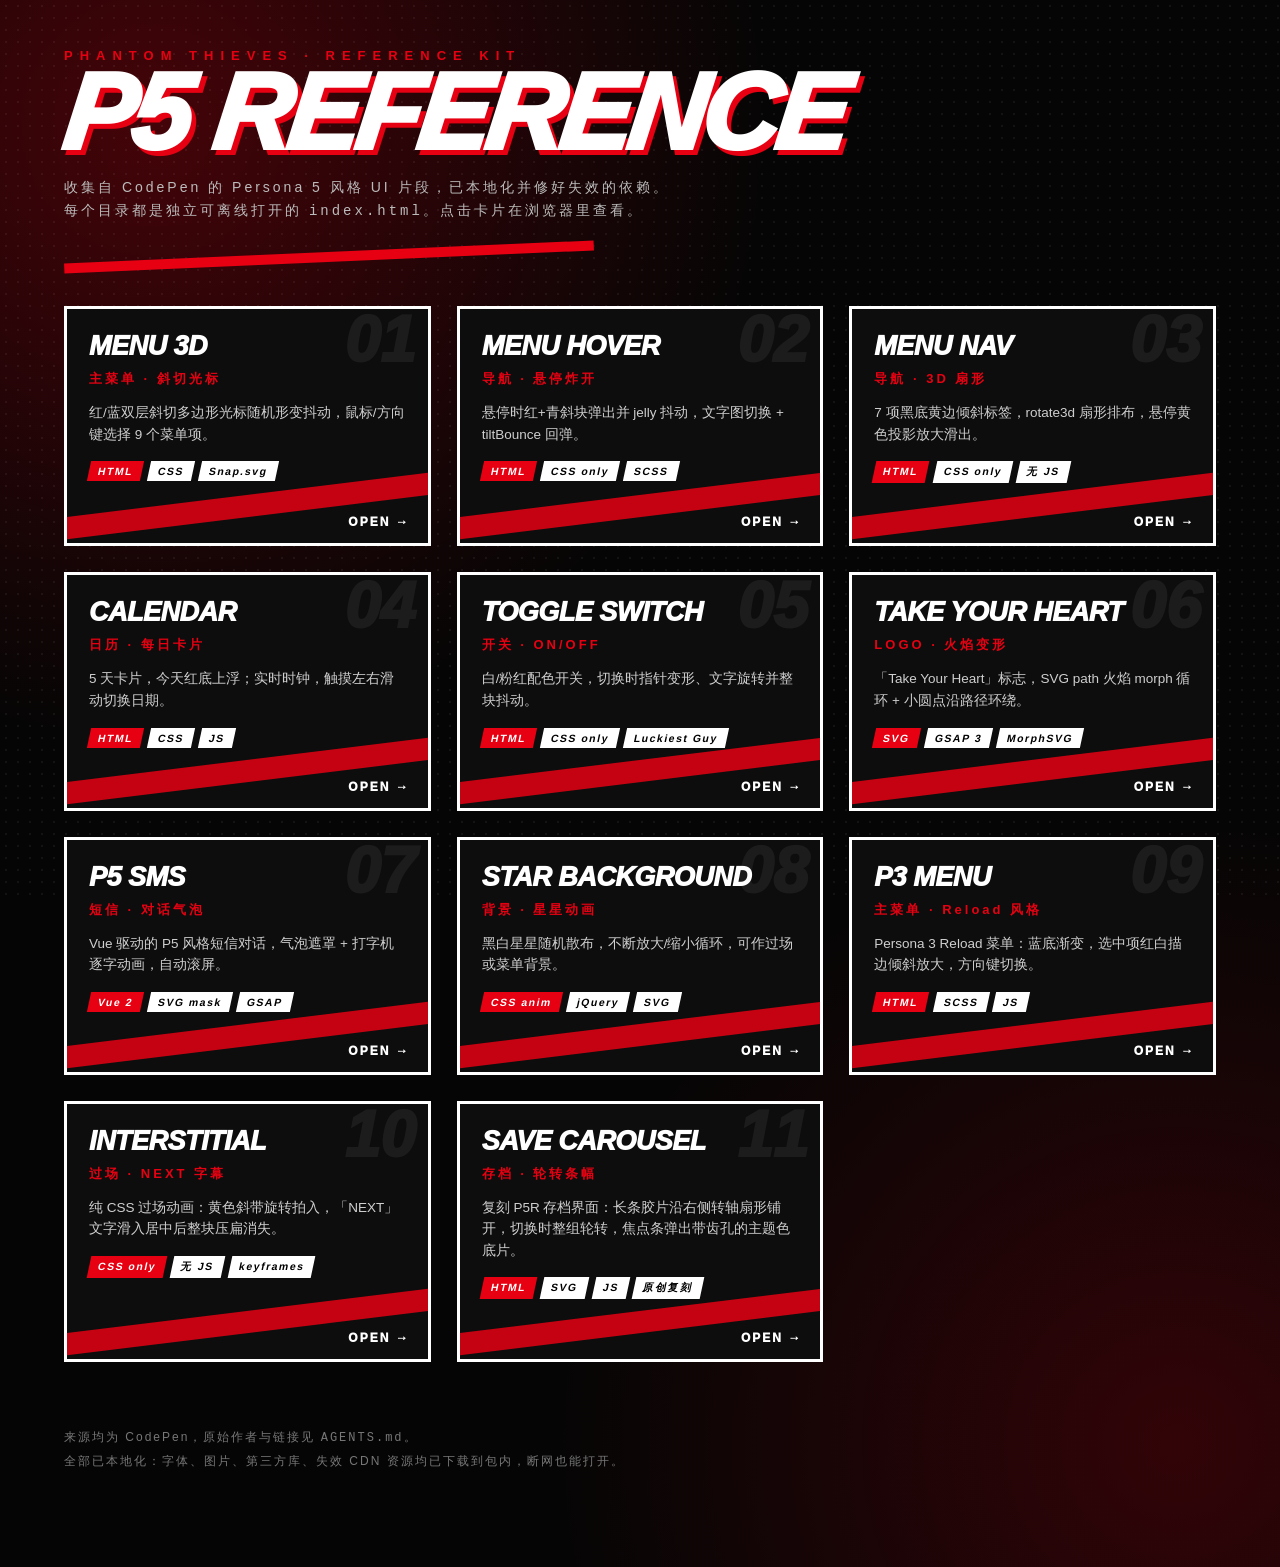
<file: p5-reference/index.html>
<!DOCTYPE html>
<html lang="zh-CN">
<head>
<meta charset="utf-8">
<meta name="viewport" content="width=device-width, initial-scale=1">
<title>P5 Reference — 组件参考包</title>
<style>
  * { box-sizing: border-box; -webkit-tap-highlight-color: transparent; }
  html, body { margin: 0; min-height: 100%; }
  body {
    background:
      radial-gradient(circle at 12% 8%, rgba(230,0,18,.28), transparent 34%),
      radial-gradient(circle at 92% 92%, rgba(230,0,18,.20), transparent 34%),
      #050505;
    color: #fff;
    font-family: "Nimbus Sans Narrow", Arial, Helvetica, sans-serif;
    padding: 48px clamp(16px, 5vw, 72px) 96px;
  }
  .halftone {
    position: fixed; inset: 0; pointer-events: none; opacity: .06; z-index: 0;
    background-image: radial-gradient(#fff 1px, transparent 1.4px);
    background-size: 12px 12px;
  }
  header { position: relative; z-index: 1; margin-bottom: 40px; }
  .kicker {
    font-size: 13px; font-weight: 900; letter-spacing: 7px; color: #e60012;
    text-transform: uppercase;
  }
  h1 {
    margin: 6px 0 0; font-size: clamp(46px, 9vw, 108px); font-weight: 1000;
    font-style: italic; line-height: .82; letter-spacing: -4px;
    transform: skew(-7deg);
    text-shadow: 5px 5px 0 #e60012;
  }
  .sub { margin-top: 18px; font-size: 14px; letter-spacing: 3px; color: #bbb; max-width: 760px; line-height: 1.7; }
  .rule { height: 10px; width: 46%; background: #e60012; transform: rotate(-2.5deg); margin: 28px 0 44px; }

  .grid {
    position: relative; z-index: 1;
    display: grid; grid-template-columns: repeat(auto-fill, minmax(300px, 1fr));
    gap: 26px;
  }
  .card {
    position: relative; display: block; text-decoration: none; color: inherit;
    background: #0d0d0d; border: 3px solid #fff; padding: 24px 22px 60px;
    transition: transform .18s ease, background .18s ease, box-shadow .18s ease;
    overflow: hidden;
  }
  .card::before {
    content: ""; position: absolute; left: -25%; bottom: 26px; width: 150%;
    height: 22px; background: #e60012; transform: rotate(-7deg); opacity: .85;
  }
  .card::after {
    content: attr(data-idx); position: absolute; right: 12px; top: -6px;
    font-size: 64px; font-weight: 1000; font-style: italic; color: #1c1c1c; z-index: 0;
  }
  .card:hover {
    transform: translate(-4px, -4px) rotate(-1deg);
    background: #141414;
    box-shadow: 9px 9px 0 #e60012;
  }
  .card h2 {
    position: relative; z-index: 1; margin: 0 0 10px; font-size: 27px;
    font-weight: 1000; font-style: italic; letter-spacing: -.5px; line-height: 1;
  }
  .card .zh { position: relative; z-index: 1; color: #e60012; font-size: 13px; letter-spacing: 3px; font-weight: 900; }
  .card p { position: relative; z-index: 1; margin: 14px 0 0; font-size: 13.5px; line-height: 1.6; color: #cfcfcf; }
  .tags { position: relative; z-index: 1; margin-top: 16px; display: flex; flex-wrap: wrap; gap: 7px; }
  .tag {
    font-size: 10.5px; font-weight: 900; letter-spacing: 1.5px; padding: 4px 9px;
    background: #fff; color: #000; transform: skew(-12deg);
  }
  .tag.red { background: #e60012; color: #fff; }
  .open {
    position: absolute; right: 18px; bottom: 14px; z-index: 2;
    font-size: 12px; font-weight: 1000; letter-spacing: 2px;
  }
  footer { position: relative; z-index: 1; margin-top: 64px; font-size: 12px; color: #777; letter-spacing: 2px; line-height: 1.9; }
  footer a { color: #e60012; text-decoration: none; }
</style>
</head>
<body>
<div class="halftone"></div>

<header>
  <div class="kicker">Phantom Thieves · Reference Kit</div>
  <h1>P5 REFERENCE</h1>
  <div class="sub">
    收集自 CodePen 的 Persona 5 风格 UI 片段，已本地化并修好失效的依赖。<br>
    每个目录都是独立可离线打开的 <code>index.html</code>。点击卡片在浏览器里查看。
  </div>
  <div class="rule"></div>
</header>

<main class="grid">

  <a class="card" data-idx="01" href="menu-3d/index.html" target="_blank">
    <h2>MENU 3D</h2>
    <div class="zh">主菜单 · 斜切光标</div>
    <p>红/蓝双层斜切多边形光标随机形变抖动，鼠标/方向键选择 9 个菜单项。</p>
    <div class="tags"><span class="tag red">HTML</span><span class="tag">CSS</span><span class="tag">Snap.svg</span></div>
    <span class="open">OPEN →</span>
  </a>

  <a class="card" data-idx="02" href="menu-hover-effect/index.html" target="_blank">
    <h2>MENU HOVER</h2>
    <div class="zh">导航 · 悬停炸开</div>
    <p>悬停时红+青斜块弹出并 jelly 抖动，文字图切换 + tiltBounce 回弹。</p>
    <div class="tags"><span class="tag red">HTML</span><span class="tag">CSS only</span><span class="tag">SCSS</span></div>
    <span class="open">OPEN →</span>
  </a>

  <a class="card" data-idx="03" href="menu-nav/index.html" target="_blank">
    <h2>MENU NAV</h2>
    <div class="zh">导航 · 3D 扇形</div>
    <p>7 项黑底黄边倾斜标签，rotate3d 扇形排布，悬停黄色投影放大滑出。</p>
    <div class="tags"><span class="tag red">HTML</span><span class="tag">CSS only</span><span class="tag">无 JS</span></div>
    <span class="open">OPEN →</span>
  </a>

  <a class="card" data-idx="04" href="calendar/index.html" target="_blank">
    <h2>CALENDAR</h2>
    <div class="zh">日历 · 每日卡片</div>
    <p>5 天卡片，今天红底上浮；实时时钟，触摸左右滑动切换日期。</p>
    <div class="tags"><span class="tag red">HTML</span><span class="tag">CSS</span><span class="tag">JS</span></div>
    <span class="open">OPEN →</span>
  </a>

  <a class="card" data-idx="05" href="toggle-switch/index.html" target="_blank">
    <h2>TOGGLE SWITCH</h2>
    <div class="zh">开关 · ON/OFF</div>
    <p>白/粉红配色开关，切换时指针变形、文字旋转并整块抖动。</p>
    <div class="tags"><span class="tag red">HTML</span><span class="tag">CSS only</span><span class="tag">Luckiest Guy</span></div>
    <span class="open">OPEN →</span>
  </a>

  <a class="card" data-idx="06" href="take-your-heart/index.html" target="_blank">
    <h2>TAKE YOUR HEART</h2>
    <div class="zh">LOGO · 火焰变形</div>
    <p>「Take Your Heart」标志，SVG path 火焰 morph 循环 + 小圆点沿路径环绕。</p>
    <div class="tags"><span class="tag red">SVG</span><span class="tag">GSAP 3</span><span class="tag">MorphSVG</span></div>
    <span class="open">OPEN →</span>
  </a>

  <a class="card" data-idx="07" href="sms/index.html" target="_blank">
    <h2>P5 SMS</h2>
    <div class="zh">短信 · 对话气泡</div>
    <p>Vue 驱动的 P5 风格短信对话，气泡遮罩 + 打字机逐字动画，自动滚屏。</p>
    <div class="tags"><span class="tag red">Vue 2</span><span class="tag">SVG mask</span><span class="tag">GSAP</span></div>
    <span class="open">OPEN →</span>
  </a>

  <a class="card" data-idx="08" href="star-background/index.html" target="_blank">
    <h2>STAR BACKGROUND</h2>
    <div class="zh">背景 · 星星动画</div>
    <p>黑白星星随机散布，不断放大/缩小循环，可作过场或菜单背景。</p>
    <div class="tags"><span class="tag red">CSS anim</span><span class="tag">jQuery</span><span class="tag">SVG</span></div>
    <span class="open">OPEN →</span>
  </a>

  <a class="card" data-idx="09" href="p3-menu/index.html" target="_blank">
    <h2>P3 MENU</h2>
    <div class="zh">主菜单 · Reload 风格</div>
    <p>Persona 3 Reload 菜单：蓝底渐变，选中项红白描边倾斜放大，方向键切换。</p>
    <div class="tags"><span class="tag red">HTML</span><span class="tag">SCSS</span><span class="tag">JS</span></div>
    <span class="open">OPEN →</span>
  </a>

  <a class="card" data-idx="10" href="interstitial/index.html" target="_blank">
    <h2>INTERSTITIAL</h2>
    <div class="zh">过场 · NEXT 字幕</div>
    <p>纯 CSS 过场动画：黄色斜带旋转拍入，「NEXT」文字滑入居中后整块压扁消失。</p>
    <div class="tags"><span class="tag red">CSS only</span><span class="tag">无 JS</span><span class="tag">keyframes</span></div>
    <span class="open">OPEN →</span>
  </a>

  <a class="card" data-idx="11" href="save-carousel/index.html" target="_blank">
    <h2>SAVE CAROUSEL</h2>
    <div class="zh">存档 · 轮转条幅</div>
    <p>复刻 P5R 存档界面：长条胶片沿右侧转轴扇形铺开，切换时整组轮转，焦点条弹出带齿孔的主题色底片。</p>
    <div class="tags"><span class="tag red">HTML</span><span class="tag">SVG</span><span class="tag">JS</span><span class="tag">原创复刻</span></div>
    <span class="open">OPEN →</span>
  </a>

</main>

<footer>
  来源均为 CodePen，原始作者与链接见 <code>AGENTS.md</code>。<br>
  全部已本地化：字体、图片、第三方库、失效 CDN 资源均已下载到包内，断网也能打开。
</footer>

</body>
</html>
</file>
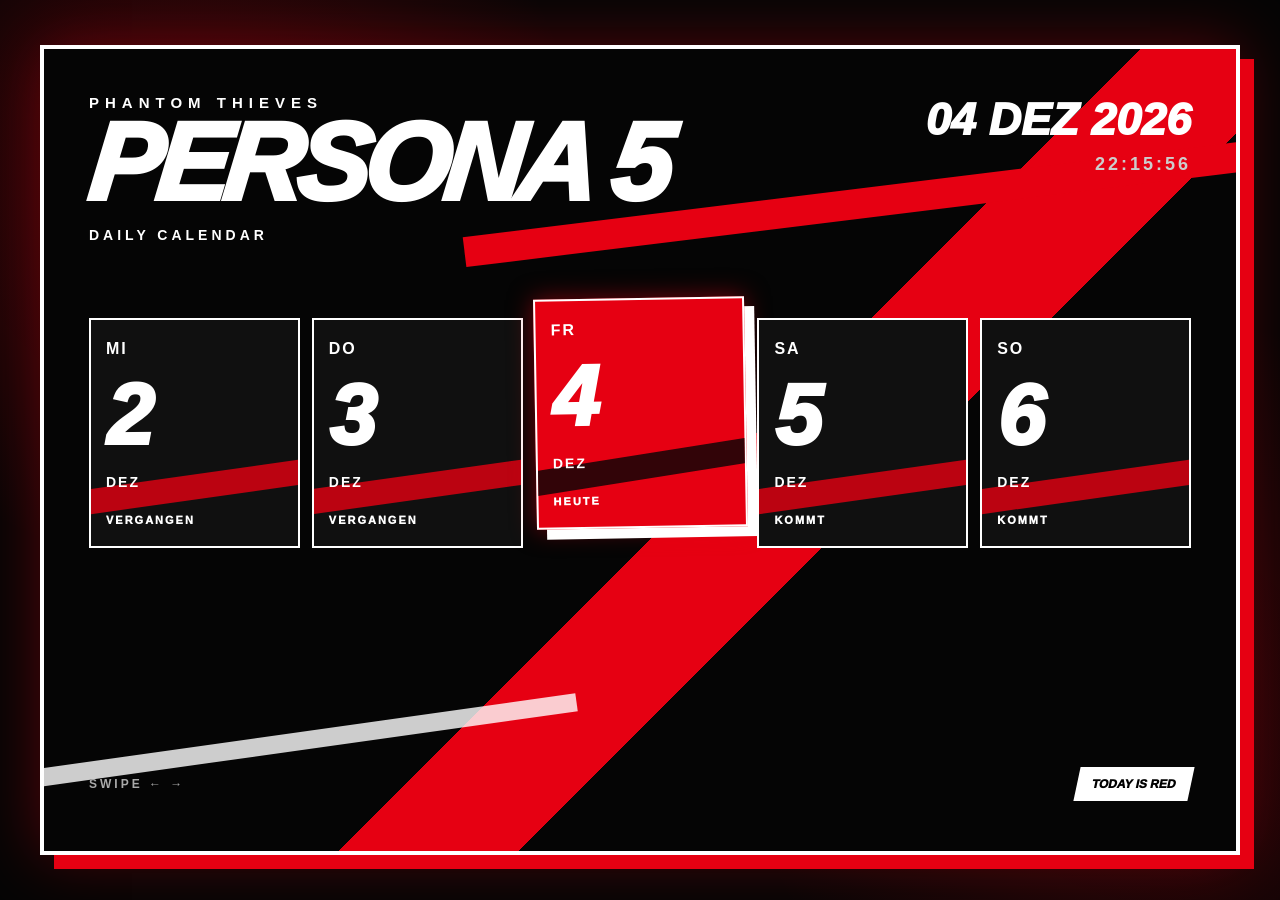
<file: p5-reference/calendar/index.html>
<!DOCTYPE html>
<html lang="de">

<head>
<meta charset="UTF-8">

<meta
name="viewport"
content="width=device-width, initial-scale=1.0, viewport-fit=cover">

<meta name="apple-mobile-web-app-capable" content="yes">

<meta
name="apple-mobile-web-app-status-bar-style"
content="black-translucent">

<meta name="theme-color" content="#050505">

<title>Persona 5 Calendar</title>


<style>

/* =========================================
   PERSONA 5 CALENDAR
   DESIGN
========================================= */

* {
    box-sizing: border-box;
    -webkit-tap-highlight-color: transparent;
}


html,
body {

    margin: 0;

    width: 100%;
    height: 100%;

    background: #050505;

    color: white;

    font-family:
        Arial,
        Helvetica,
        sans-serif;

    overflow: hidden;
}


body {

    display: flex;

    align-items: center;
    justify-content: center;

    background:

        radial-gradient(
            circle at 15% 20%,
            rgba(230,0,18,0.25),
            transparent 30%
        ),

        radial-gradient(
            circle at 90% 80%,
            rgba(230,0,18,0.18),
            transparent 30%
        ),

        #050505;

}


/* =========================================
   MAIN CARD
========================================= */

.calendar {

    position: relative;

    width: 94vw;
    height: 90vh;

    max-width: 1200px;

    padding: 45px;

    overflow: hidden;

    background:

        linear-gradient(
            135deg,
            #050505 0%,
            #050505 55%,
            #e60012 55%,
            #e60012 64%,
            #050505 64%
        );

    border: 4px solid white;

    box-shadow:

        14px 14px 0 #e60012,

        0 0 60px
        rgba(230,0,18,0.35);

}


/* =========================================
   BACKGROUND SHAPES
========================================= */

.calendar::before {

    content: "";

    position: absolute;

    width: 80%;

    height: 30px;

    right: -15%;

    top: 130px;

    background: #e60012;

    transform: rotate(-7deg);

    animation:
        redBar 5s ease-in-out infinite;

}


.calendar::after {

    content: "";

    position: absolute;

    width: 60%;

    height: 18px;

    left: -15%;

    bottom: 90px;

    background: white;

    transform: rotate(-8deg);

    opacity: 0.8;

    animation:
        whiteBar 6s ease-in-out infinite;

}


@keyframes redBar {

    0% {
        transform: translateX(0) rotate(-7deg);
    }

    50% {
        transform: translateX(-30px) rotate(-7deg);
    }

    100% {
        transform: translateX(0) rotate(-7deg);
    }

}


@keyframes whiteBar {

    0% {
        transform: translateX(0) rotate(-8deg);
    }

    50% {
        transform: translateX(25px) rotate(-8deg);
    }

    100% {
        transform: translateX(0) rotate(-8deg);
    }

}


/* =========================================
   CONTENT
========================================= */

.content {

    position: relative;

    z-index: 5;

    width: 100%;
    height: 100%;

}


/* =========================================
   HEADER
========================================= */

.header {

    display: flex;

    justify-content: space-between;

    align-items: flex-start;

}


.small-title {

    font-size: 15px;

    font-weight: 900;

    letter-spacing: 6px;

}


.title {

    margin-top: 8px;

    font-size:
        clamp(55px, 9vw, 110px);

    font-weight: 1000;

    font-style: italic;

    line-height: 0.8;

    letter-spacing: -6px;

    transform: skew(-6deg);

}


.subtitle {

    margin-top: 20px;

    font-size: 14px;

    font-weight: 900;

    letter-spacing: 4px;

}


/* =========================================
   CURRENT DATE
========================================= */

.current {

    text-align: right;

}


#currentDate {

    font-size:
        clamp(24px, 4vw, 45px);

    font-weight: 1000;

    font-style: italic;

}


#clock {

    margin-top: 8px;

    font-size: 18px;

    font-weight: 700;

    letter-spacing: 3px;

    color: #ccc;

}


/* =========================================
   DAYS
========================================= */

.days {

    display: grid;

    grid-template-columns:
        repeat(5, 1fr);

    gap: 12px;

    margin-top: 75px;

}


/* =========================================
   DAY CARD
========================================= */

.day {

    position: relative;

    min-height: 230px;

    padding: 20px 15px;

    background: #101010;

    border: 2px solid white;

    overflow: hidden;

    display: flex;

    flex-direction: column;

    justify-content: space-between;

    transition:

        transform 0.35s ease,

        background 0.35s ease,

        box-shadow 0.35s ease;

}


/* diagonal red stripe */

.day::before {

    content: "";

    position: absolute;

    width: 150%;

    height: 25px;

    left: -20%;

    bottom: 48px;

    background: #e60012;

    transform: rotate(-8deg);

    opacity: 0.8;

}


/* number */

.number {

    position: relative;

    z-index: 2;

    font-size:
        clamp(45px, 7vw, 85px);

    font-weight: 1000;

    font-style: italic;

    line-height: 0.8;

}


/* weekday */

.weekday {

    position: relative;

    z-index: 2;

    font-size: 16px;

    font-weight: 900;

    letter-spacing: 2px;

}


/* month */

.month {

    position: relative;

    z-index: 2;

    font-size: 14px;

    font-weight: 900;

    letter-spacing: 2px;

}


/* label */

.label {

    position: relative;

    z-index: 2;

    font-size: 11px;

    font-weight: 1000;

    letter-spacing: 2px;

}


/* =========================================
   TODAY
========================================= */

.day.today {

    background: #e60012;

    transform:
        translateY(-20px)
        rotate(-1deg);

    box-shadow:

        10px 10px 0 white,

        0 0 25px
        rgba(230,0,18,0.5);

}


.day.today::before {

    background: #050505;

}


/* =========================================
   SWIPE ANIMATION
========================================= */

.days.shift-left {

    animation:
        shiftLeft 0.35s ease;

}


.days.shift-right {

    animation:
        shiftRight 0.35s ease;

}


@keyframes shiftLeft {

    0% {
        transform: translateX(0);
        opacity: 1;
    }

    50% {
        transform: translateX(-60px);
        opacity: 0;
    }

    100% {
        transform: translateX(0);
        opacity: 1;
    }

}


@keyframes shiftRight {

    0% {
        transform: translateX(0);
        opacity: 1;
    }

    50% {
        transform: translateX(60px);
        opacity: 0;
    }

    100% {
        transform: translateX(0);
        opacity: 1;
    }

}


/* =========================================
   FOOTER
========================================= */

.footer {

    position: absolute;

    bottom: 5px;

    left: 0;

    width: 100%;

    display: flex;

    justify-content: space-between;

    align-items: center;

}


.swipeText {

    font-size: 12px;

    font-weight: 900;

    letter-spacing: 3px;

    color: #aaa;

}


.todayBadge {

    padding: 10px 15px;

    background: white;

    color: black;

    font-size: 12px;

    font-weight: 1000;

    transform: skew(-12deg);

}


/* =========================================
   MOBILE / IPAD
========================================= */

@media(max-width: 800px) {

    .calendar {

        width: 96vw;

        height: 94vh;

        padding: 25px 15px;

        box-shadow:

            7px 7px 0 #e60012;

    }


    .header {

        flex-direction: column;

    }


    .small-title {

        font-size: 10px;

        letter-spacing: 3px;

    }


    .title {

        font-size: 52px;

        letter-spacing: -4px;

    }


    .subtitle {

        margin-top: 12px;

        font-size: 10px;

        letter-spacing: 2px;

    }


    .current {

        margin-top: 20px;

        text-align: left;

    }


    #currentDate {

        font-size: 22px;

    }


    #clock {

        font-size: 14px;

    }


    .days {

        gap: 5px;

        margin-top: 40px;

    }


    .day {

        min-height: 165px;

        padding: 12px 7px;

    }


    .day.today {

        transform:
            translateY(-8px)
            rotate(-1deg);

        box-shadow:

            5px 5px 0 white;

    }


    .weekday {

        font-size: 10px;

        letter-spacing: 1px;

    }


    .number {

        font-size: 45px;

    }


    .month {

        font-size: 9px;

        letter-spacing: 1px;

    }


    .label {

        font-size: 7px;

        letter-spacing: 1px;

    }


    .swipeText {

        font-size: 8px;

        letter-spacing: 1px;

    }


    .todayBadge {

        font-size: 8px;

        padding: 7px 9px;

    }

}


</style>

</head>


<body>


<div class="calendar">

    <div class="content">


        <!-- HEADER -->

        <div class="header">


            <div>

                <div class="small-title">

                    PHANTOM THIEVES

                </div>


                <div class="title">

                    PERSONA 5

                </div>


                <div class="subtitle">

                    DAILY CALENDAR

                </div>

            </div>


            <div class="current">


                <div id="currentDate">

                </div>


                <div id="clock">

                </div>


            </div>


        </div>


        <!-- DAYS -->

        <div
            class="days"
            id="days">

        </div>


        <!-- FOOTER -->

        <div class="footer">


            <div class="swipeText">

                SWIPE ← →

            </div>


            <div class="todayBadge">

                TODAY IS RED

            </div>


        </div>


    </div>

</div>



<script>


/* =========================================
   DATA
========================================= */


const weekdays = [

    "SO",
    "MO",
    "DI",
    "MI",
    "DO",
    "FR",
    "SA"

];


const months = [

    "JAN",
    "FEB",
    "MÄR",
    "APR",
    "MAI",
    "JUN",
    "JUL",
    "AUG",
    "SEP",
    "OKT",
    "NOV",
    "DEZ"

];


let shift = 0;


/* =========================================
   GET DATE
========================================= */


function getDate(offset) {


    const date =
        new Date();


    date.setHours(
        12,
        0,
        0,
        0
    );


    date.setDate(

        date.getDate()
        +
        offset

    );


    return date;

}


/* =========================================
   CREATE FIVE DAYS
========================================= */


function createCalendar() {


    const container =
        document.getElementById(
            "days"
        );


    container.innerHTML = "";


    for (
        let i = -2;
        i <= 2;
        i++
    ) {


        const date =
            getDate(
                i + shift
            );


        const day =
            document.createElement(
                "div"
            );


        day.className =
            "day";


        /*
           HEUTE
        */

        if (i === 0) {

            day.classList.add(
                "today"
            );

        }


        const weekday =
            weekdays[
                date.getDay()
            ];


        const number =
            date.getDate();


        const month =
            months[
                date.getMonth()
            ];


        let label;


        if (i === 0) {

            label = "HEUTE";

        }

        else if (i < 0) {

            label = "VERGANGEN";

        }

        else {

            label = "KOMMT";

        }


        day.innerHTML = `


            <div class="weekday">

                ${weekday}

            </div>


            <div class="number">

                ${number}

            </div>


            <div class="month">

                ${month}

            </div>


            <div class="label">

                ${label}

            </div>


        `;


        container.appendChild(
            day
        );


    }

}


/* =========================================
   CURRENT DATE
========================================= */


function updateDate() {


    const now =
        new Date();


    const day =
        String(
            now.getDate()
        ).padStart(
            2,
            "0"
        );


    const month =
        months[
            now.getMonth()
        ];


    const year =
        now.getFullYear();


    document.getElementById(
        "currentDate"
    ).textContent =

        `${day} ${month} ${year}`;

}


/* =========================================
   CLOCK
========================================= */


function updateClock() {


    const now =
        new Date();


    const hours =
        String(
            now.getHours()
        ).padStart(
            2,
            "0"
        );


    const minutes =
        String(
            now.getMinutes()
        ).padStart(
            2,
            "0"
        );


    const seconds =
        String(
            now.getSeconds()
        ).padStart(
            2,
            "0"
        );


    document.getElementById(
        "clock"
    ).textContent =

        `${hours}:${minutes}:${seconds}`;

}


/* =========================================
   SWIPE
========================================= */


let startX = null;


document.addEventListener(

    "touchstart",

    function(event) {


        startX =
            event
                .changedTouches[0]
                .clientX;


    },

    {
        passive: true
    }

);


document.addEventListener(

    "touchend",

    function(event) {


        if (
            startX === null
        ) {

            return;

        }


        const endX =
            event
                .changedTouches[0]
                .clientX;


        const distance =
            endX - startX;


        if (
            Math.abs(distance)
            > 60
        ) {


            const days =
                document.getElementById(
                    "days"
                );


            if (
                distance < 0
            ) {


                days.classList.add(
                    "shift-left"
                );


                shift++;


            }

            else {


                days.classList.add(
                    "shift-right"
                );


                shift--;

            }


            setTimeout(

                function() {


                    days.classList.remove(
                        "shift-left"
                    );


                    days.classList.remove(
                        "shift-right"
                    );


                    createCalendar();


                },

                300

            );


        }


        startX = null;


    },

    {
        passive: true
    }

);


/* =========================================
   START
========================================= */


createCalendar();

updateDate();

updateClock();


/* Uhr jede Sekunde aktualisieren */

setInterval(

    function() {

        updateClock();

    },

    1000

);


/* Datum regelmäßig prüfen */

setInterval(

    function() {

        updateDate();

        createCalendar();

    },

    60000

);


</script>


</body>

</html>
</file>
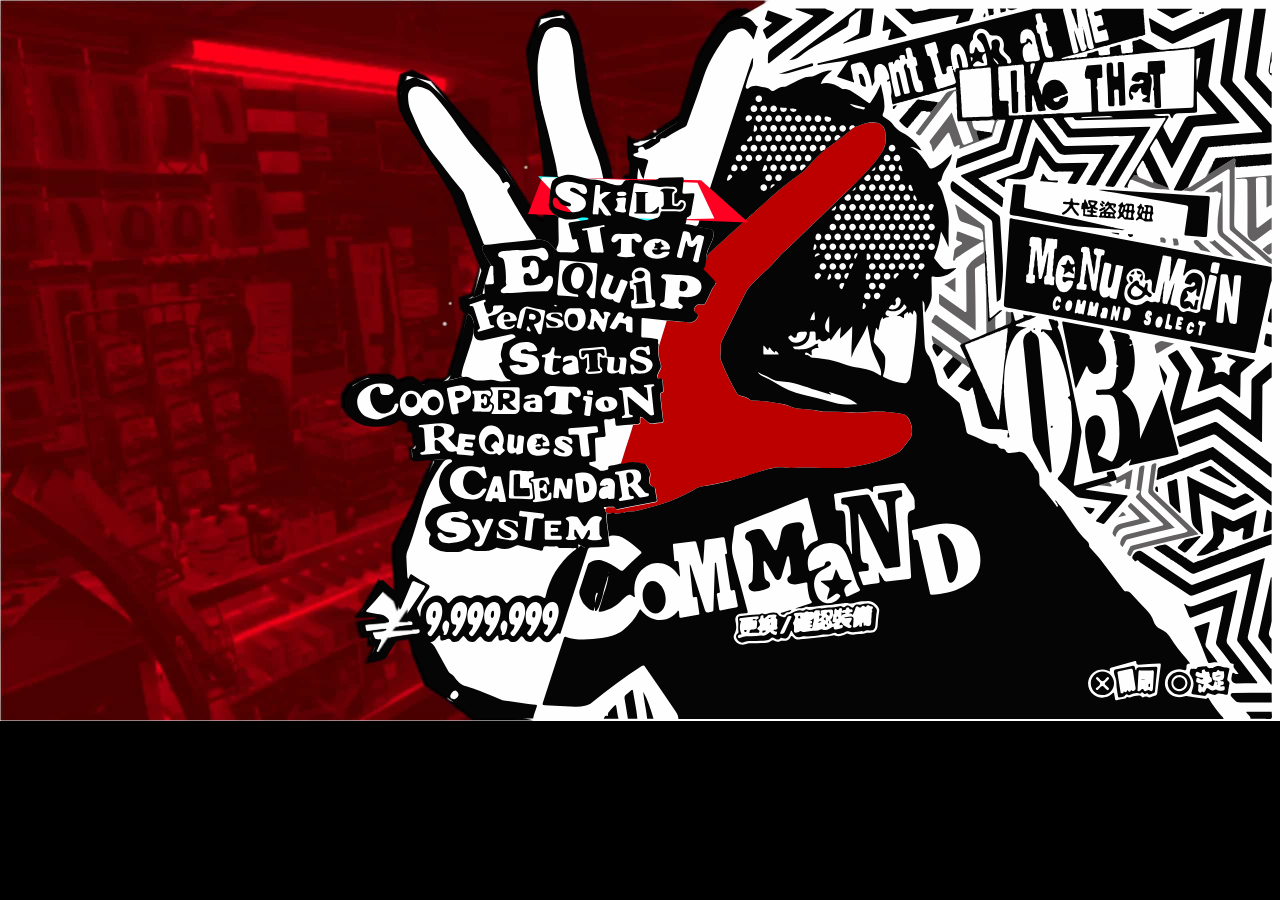
<file: p5-reference/menu-3d/index.html>
<!DOCTYPE html>
<html lang="en">
<head>
<meta charset="utf-8">
<meta name="viewport" content="width=device-width, initial-scale=1">
<title>Persona 5 Menu UI — local copy</title>
<style>
body {
  background-color: black;
  background-image: url('assets/bg.jpg');
  background-size: 100% auto;
  background-repeat: no-repeat;
}

.container {
  position: relative;
}

.joker {
  background: none;
  height: auto;
  position: relative;
  width: 100%;
  z-index: 1;
}

.selector {
  height: 8%;
  left: 50%;
  position: absolute;
  top: 26.5%;
  transform: translate(-50%, -50%);
  transition: transform 50ms;
  width: 20%;
  z-index: 10;
}

.red {
  fill: #ff0022;
}

.blue {
  fill: #1cfeff;
  mix-blend-mode: screen; /* Where all the magic happens! Only needed on the top layer (blue) */
}

.menu {
  cursor: pointer;
  height: auto;
  left: 0;
  position: absolute;
  top: 0;
  width: 100%;
  z-index: 20;
}
</style>
</head>
<body>
<div class="container">

  <img class="joker" src="assets/joker.svg">

  <svg class="selector" viewBox="0 0 100 50" preserveAspectRatio="none">
    <polygon class="red" points="10,20 80,20 80,30, 20,30"></polygon>
    <polygon class="blue" points="30,10 90,30 100,35, 20,50"></polygon>
  </svg>

  <img class="menu" src="assets/menu.svg">

</div>

<script src="assets/snap.svg-min.js"></script>
<script>
// Settings

const svgWidth = 100; // must match viewBox in HTML
const svgHeight = 50;
const animationSpeed = 120; // speed in ms

// 0 = go to edge
// higher = points stay further from edge
// max: width/2 or height/2
const horizontalEdgePadding = 0;
const verticalEdgePadding = 0;

// higher = points stay further from center
// 0 = points may touch
// max: width/2 or height/2
const horizontalCenterPadding = 20;
const verticalCenterPadding = 5;

const menuPositions = [
  { left: '50%', top: '26.5%', width: '15%', height: '8%' },
  { left: '51%', top: '32.4%', width: '15%', height: '8%' },
  { left: '46%', top: '38%', width: '24%', height: '8%' },
  { left: '43%', top: '43.3%', width: '20%', height: '8%' },
  { left: '45.5%', top: '50%', width: '20%', height: '8%' },
  { left: '39%', top: '55.2%', width: '32%', height: '7%' },
  { left: '40%', top: '61%', width: '20%', height: '8%' },
  { left: '42.5%', top: '66.6%', width: '20%', height: '8%' },
  { left: '41.25%', top: '72%', width: '20%', height: '8%' },
];

// Animation

let currentMenuItem = 0;

const centerX = svgWidth / 2;
const centerY = svgHeight / 2;
const w = centerX - horizontalCenterPadding - horizontalEdgePadding;
const h = centerY - verticalCenterPadding - verticalEdgePadding;

const selector = Snap('.selector');
const red = selector.select('.red');
const blue = selector.select('.blue');
let menuRect = document.querySelector('.menu').getBoundingClientRect();
// note: this is very unperformant.
// but I am lazy. and this is for fun.
window.addEventListener('resize', () => {
  menuRect = document.querySelector('.menu').getBoundingClientRect();
});

const animate = () => {
  [red, blue].forEach((layer) => {
    layer.animate({
      points: [
        // x1, y1
        Math.random() * w + horizontalEdgePadding,
        Math.random() * h + verticalEdgePadding,
        // x2, y2
        Math.random() * w + centerX + horizontalCenterPadding,
        Math.random() * h + verticalEdgePadding,
        // x3, y3
        Math.random() * w + centerX + horizontalCenterPadding,
        Math.random() * h + centerY + verticalCenterPadding,
        // x4, y4
        Math.random() * w + horizontalEdgePadding,
        Math.random() * h + centerY + verticalCenterPadding,
      ],
    }, animationSpeed);
  });
};

const keydownHandler = (e) => {
  function moveDown() {
    currentMenuItem++;
    if (currentMenuItem > menuPositions.length - 1) {
      currentMenuItem = menuPositions.length - 1;
    }
    moveCursor();
  }

  function moveUp() {
    currentMenuItem--;
    if (currentMenuItem < 0) {
      currentMenuItem = 0;
    }
    moveCursor();
  }

  switch(e.keyCode) {
    case 38:
      moveUp();
      e.preventDefault();
      break;
    case 40:
      moveDown();
      e.preventDefault();
      break;
  }
};

const moveCursor = () => {
  const cursor = document.querySelector('.selector');
  cursor.style.left = menuPositions[currentMenuItem].left;
  cursor.style.top = menuPositions[currentMenuItem].top;
  cursor.style.width = menuPositions[currentMenuItem].width;
  cursor.style.height = menuPositions[currentMenuItem].height;
};

const mousemoveHandler = (evt) => {
  const y = evt.clientY + window.scrollY;
  const pos = 100 * y / menuRect.height;
  for (let i = menuPositions.length - 1; i >= 0; i--) {
    const top = parseFloat(menuPositions[i].top);
    if (pos >= top) {
      currentMenuItem = i;
      moveCursor();
      break;
    }
  }
};

// Show me your true form!

document.addEventListener('keydown', keydownHandler);
document.querySelector('.menu').addEventListener('mousemove', mousemoveHandler);
setInterval(animate, animationSpeed);
</script>
</body>
</html>
</file>
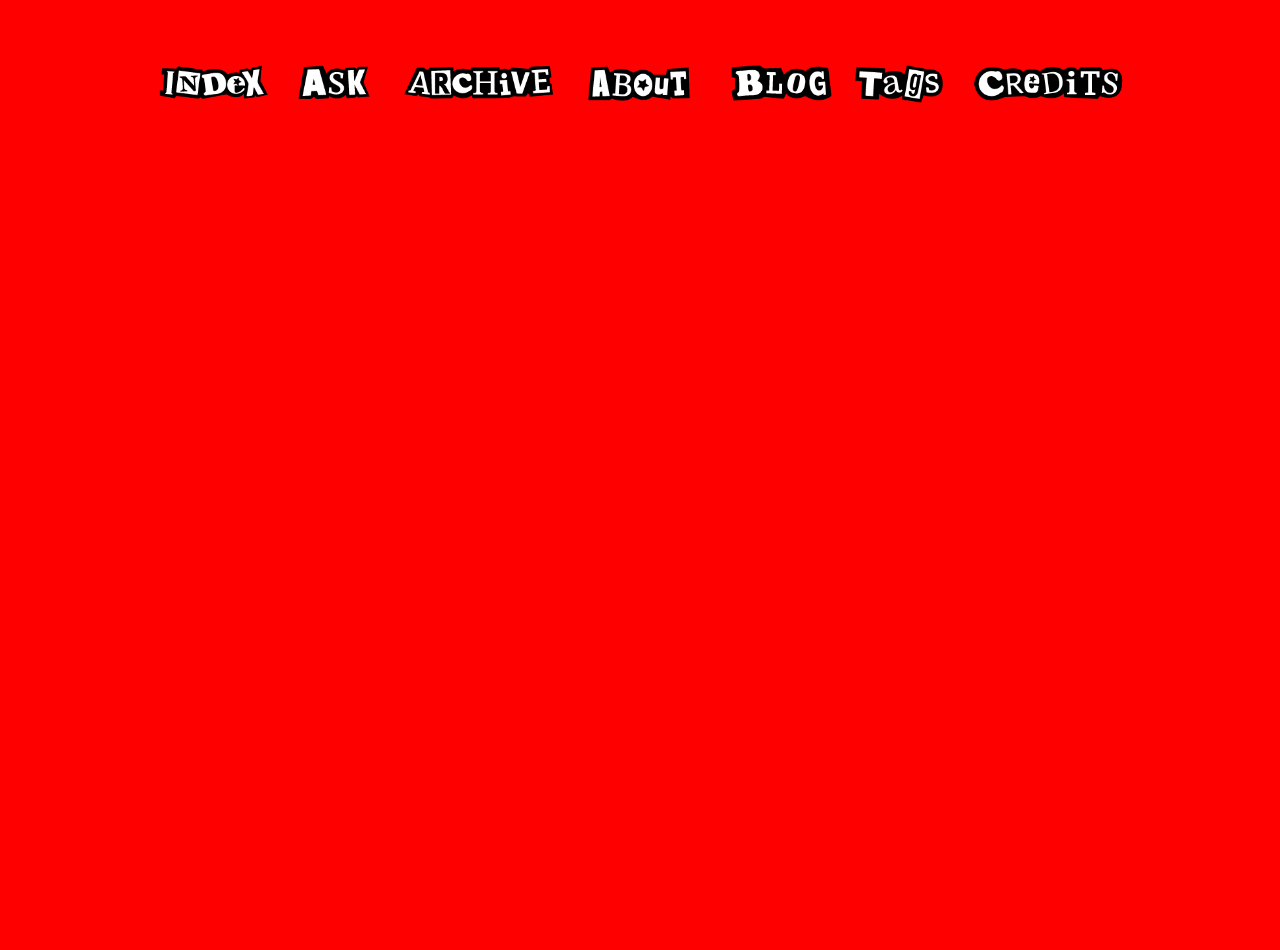
<file: p5-reference/menu-hover-effect/index.html>
<!DOCTYPE html>
<html lang="en">
<head>
<meta charset="utf-8">
<meta name="viewport" content="width=device-width, initial-scale=1">
<title>Persona 5 Menu Effect — local copy</title>
<link rel="stylesheet" href="assets/animate.min.css">
<style>
body {
  background: red;
  padding-top: 50px;
  height: 100vh;
  margin: 0;
  overflow: hidden;
}

hr {
  opacity: 0;
}

.navbar {
  text-align: center;
  margin-top: 18px;
}

.link-wrapper {
  position: relative;
  display: inline-block;
  margin: 0px 16px;
}
.link-wrapper .fallback {
  font-size: 2.25em;
  letter-spacing: 4px;
  line-height: 0;
  opacity: 0;
  position: relative;
  top: 15px;
  left: 0;
}
.link-wrapper .shape-wrapper {
  display: none;
  position: absolute;
  top: 0;
  left: 0;
  right: 0;
}
.link-wrapper:hover {
  z-index: 9999;
}
.link-wrapper:hover .shape-wrapper {
  transform: rotate(-6deg);
  display: block;
}
.link-wrapper:hover .shape-wrapper .shape.cyan-fill {
  transform: scale(3, 0.1);
}
.link-wrapper:hover .img-wrapper img {
  animation: tiltBounce 0.15s ease;
  animation-fill-mode: forwards;
  display: block;
}
.link-wrapper:hover .img-wrapper img.normal {
  mix-blend-mode: darken;
}
.link-wrapper:nth-child(even):hover .shape-wrapper {
  transform: rotate(11deg);
}
.link-wrapper:nth-child(even):hover .img-wrapper img {
  animation: tiltBounceAlt 0.15s ease;
  animation-fill-mode: forwards;
}

.img-wrapper img {
  width: auto;
  height: 40px;
  display: block;
  left: 0;
  right: 0;
  top: -5px;
  margin: 0 auto;
  position: absolute;
  z-index: 999;
}
.img-wrapper img.normal {
  display: block;
}
.img-wrapper img.active {
  display: none;
  z-index: -1;
}

.shape-wrapper {
  filter: sepia(50%) saturate(3);
}
.shape-wrapper .shape {
  transition: all 0.1s linear;
  position: absolute;
  top: 0;
  left: 0;
  right: 0;
  height: 35px;
  overflow: hidden;
}
.shape-wrapper .shape svg {
  position: absolute;
  left: 0;
  top: 0;
}
.shape-wrapper .shape.cyan-fill {
  mix-blend-mode: screen;
  animation-delay: 0.05s;
  animation-duration: 0.4s;
}
.shape-wrapper .shape.red-fill {
  animation-duration: 0.45s;
  animation-delay: 0.08s;
  opacity: 0.8;
}

.jelly {
  -webkit-animation-name: jelly;
  animation-name: jelly;
  -webkit-transform-origin: center;
  transform-origin: center;
  -webkit-animation-iteration-count: infinite;
  animation-iteration-count: infinite;
  -webkit-animation-timing-function: linear;
  animation-timing-function: linear;
}

@keyframes tiltBounce {
  0% {
    transform: scale(1) rotate(-7deg);
  }
  50% {
    transform: scale(1.5) rotate(-7deg);
  }
  100% {
    transform: scale(1.15) rotate(-7deg);
  }
}
@keyframes tiltBounceAlt {
  0% {
    transform: scale(1) rotate(7deg);
  }
  50% {
    transform: scale(1.5) rotate(7deg);
  }
  100% {
    transform: scale(1.15) rotate(7deg);
  }
}
@keyframes jelly {
  0% {
    width: 100%;
    transform: scale(1.25, 1) skewX(20deg) translateY(3px) rotateX(40deg) rotateY(10deg) rotateZ(-10deg);
  }
  50% {
    width: 100%;
    transform: scale(1.25, 1.1) skewX(-15deg) translateY(-2px) translateZ(-30px);
  }
  100% {
    width: 100%;
    transform: scale(1.25, 1) skewX(20deg) translateY(3px) rotateX(-40deg) rotateY(-10deg) rotateZ(-15deg);
  }
}

/*# sourceMappingURL=output.css.map */
</style>
</head>
<body>

<div class="navbar">
  
  <a class="link-wrapper" href="#">
    <span class="fallback">Index</span>
    <div class="img-wrapper">
      <img class="normal" src="assets/H4JD35M.png">
      <img class="active" src="assets/ELytdKg.png">
    </div>
    <div class="shape-wrapper">
      <div class="shape red-fill jelly"><svg x="0px" y="0px"
     viewBox="0 0 108.1 47" enable-background="new 0 0 108.1 47">
<polygon fill="#FF0000" points="29.5,8.5 150.7,0 108.1,32.7 3.1,47 "/>
</svg></div>
      <div class="shape cyan-fill jelly"><svg x="0px" y="0px"
     viewBox="0 0 108.1 47" enable-background="new 0 0 108.1 47">
<polygon fill="#00FFFF" points="0.3,17 125.1,0 68.8,45.6 24.3,39 "/>
</svg></div>
    </div>
  </a>
  <a class="link-wrapper" href="#">
    <span class="fallback">Ask</span>
    <div class="img-wrapper">
      <img class="normal" src="assets/YchoxsT.png">
      <img class="active" src="assets/gebq1bn.png">
    </div>
    <div class="shape-wrapper">
      <div class="shape red-fill jelly"><svg x="0px" y="0px"
     viewBox="0 0 108.1 47" enable-background="new 0 0 108.1 47">
<polygon fill="#FF0000" points="0,7.1 127.3,0 32.3,64 4.8,58.2">
</svg></div>
      <div class="shape cyan-fill jelly"><svg x="0px" y="0px"
     viewBox="0 0 108.1 47" enable-background="new 0 0 108.1 47">
<polygon fill="#00FFFF" points="14,0.5 127.4,0 77.4,164 2.3,61.1 "/>
</svg></div>
    </div>
  </a>
  <a class="link-wrapper" href="#">
    <span class="fallback">Archive</span>
    <div class="img-wrapper">
      <img class="normal" src="assets/sayXMqS.png">
      <img class="active" src="assets/ZgQQSH7.png">
    </div>
    <div class="shape-wrapper">
      <div class="shape red-fill jelly"><svg x="0px" y="0px"
     viewBox="0 0 108.1 47" enable-background="new 0 0 108.1 47">
<polygon fill="#FF0000" points="15.5,0 70.7,0 118.1,32.7 43.1,47 "/>
</svg></div>
      <div class="shape cyan-fill jelly"><svg x="0px" y="0px"
     viewBox="0 0 108.1 47" enable-background="new 0 0 108.1 47">
<polygon fill="#00FFFF" points="17.3,0 105.1,0 68.8,45.6 24.3,39 "/>
</svg></div>
    </div>
  </a>
  <a class="link-wrapper" href="#">
    <span class="fallback">About</span>
    <div class="img-wrapper">
      <img class="normal" src="assets/dEjjgFK.png">
      <img class="active" src="assets/x39xRIo.png">
    </div>
    <div class="shape-wrapper">
      <div class="shape red-fill jelly"><svg x="0px" y="0px"
     viewBox="0 0 108.1 47" enable-background="new 0 0 108.1 47">
<polygon fill="#FF0000" points="19.5,0,110.7,0,80.1,32.7,3.1,47 "/>
</svg></div>
      <div class="shape cyan-fill jelly"><svg x="0px" y="0px"
     viewBox="0 0 108.1 47" enable-background="new 0 0 108.1 47">
<polygon fill="#00FFFF" points="11,3,85.1,0 118.8,45.6,14.3,29 "/>
</svg></div>
    </div>
  </a>
  <a class="link-wrapper" href="#">
    <span class="fallback">Blog</span>
    <div class="img-wrapper">
      <img class="normal" src="assets/qOmAPIS.png">
      <img class="active" src="assets/fZEEHjw.png">
    </div>
    <div class="shape-wrapper">
      <div class="shape red-fill jelly"><svg x="0px" y="0px"
     viewBox="0 0 108.1 47" enable-background="new 0 0 108.1 47">
<polygon fill="#FF0000" points="0,7.1 127.3,0 32.3,64 4.8,58.2">
</svg></div>
      <div class="shape cyan-fill jelly"><svg x="0px" y="0px"
     viewBox="0 0 108.1 47" enable-background="new 0 0 108.1 47">
<polygon fill="#00FFFF" points="14,0.5 127.4,0 77.4,164 2.3,61.1 "/>
</svg></div>
    </div>
  </a>
  <a class="link-wrapper" href="#">
    <span class="fallback">Tags</span>
    <div class="img-wrapper">
      <img class="normal" src="assets/VqPute6.png">
      <img class="active" src="assets/ts0Amew.png">
    </div>
    <div class="shape-wrapper">
      <div class="shape red-fill jelly"><svg x="0px" y="0px"
     viewBox="0 0 108.1 47" enable-background="new 0 0 108.1 47">
<polygon fill="#FF0000" points="0,7.1 127.3,0 32.3,64 4.8,58.2">
</svg></div>
      <div class="shape cyan-fill jelly"><svg x="0px" y="0px"
     viewBox="0 0 108.1 47" enable-background="new 0 0 108.1 47">
<polygon fill="#00FFFF" points="14,0.5 127.4,0 77.4,164 2.3,61.1 "/>
</svg></div>
    </div>
  </a>
  <a class="link-wrapper" href="#">
    <span class="fallback">Creditss</span>
    <div class="img-wrapper">
      <img class="normal" src="assets/rUW98fP.png">
      <img class="active" src="assets/QjRkjPV.png">
    </div>
<div class="shape-wrapper">
      <div class="shape red-fill jelly"><svg x="0px" y="0px"
     viewBox="0 0 108.1 47" enable-background="new 0 0 108.1 47">
<polygon fill="#FF0000" points="15.5,0 70.7,0 118.1,32.7 43.1,47 "/>
</svg></div>
      <div class="shape cyan-fill jelly"><svg x="0px" y="0px"
     viewBox="0 0 108.1 47" enable-background="new 0 0 108.1 47">
<polygon fill="#00FFFF" points="17.3,0 105.1,0 68.8,45.6 24.3,39 "/>
</svg></div>
    </div>
  </a>
</div>
</body>
</html>
</file>
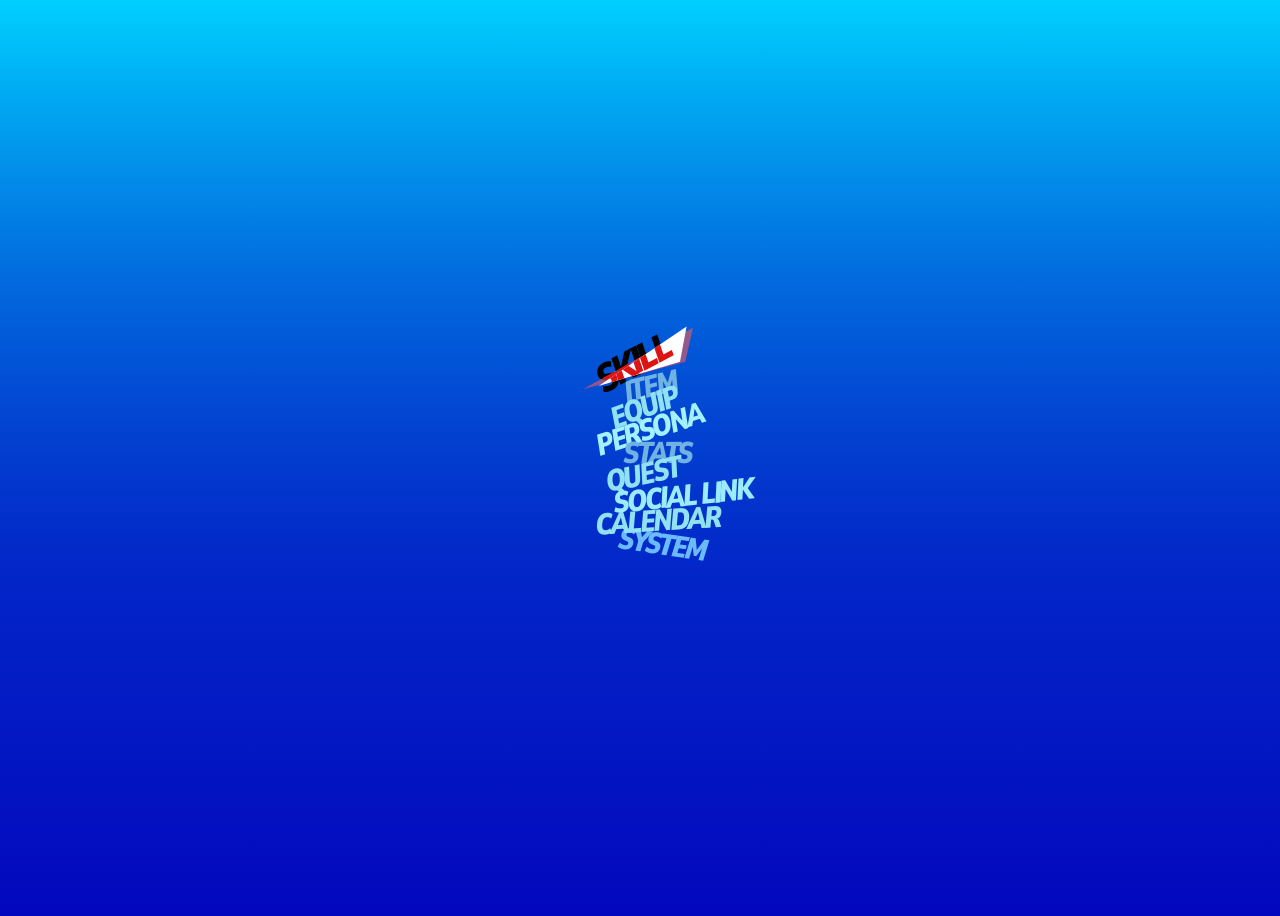
<file: p5-reference/p3-menu/index.html>
<!DOCTYPE html>
<html lang="en">
<head>
<meta charset="utf-8">
<meta name="viewport" content="width=device-width, initial-scale=1">
<title>PERSONA 3 RELOAD MENU — local copy</title>
<style>
/* cyrillic-ext */
@font-face {
  font-family: 'Nunito Sans';
  font-style: italic;
  font-weight: 900;
  font-stretch: 75%;
  font-display: swap;
  src: url(fonts/pe0RMImSLYBIv1o4X1M8cce4OdVisMz5nZRqy6cmmmU3t3NeCAAFOvV9FtjrwlNwjM6W3Y6K5co2d-RaLY50.woff2) format('woff2');
  unicode-range: U+0460-052F, U+1C80-1C8A, U+20B4, U+2DE0-2DFF, U+A640-A69F, U+FE2E-FE2F;
}
/* cyrillic */
@font-face {
  font-family: 'Nunito Sans';
  font-style: italic;
  font-weight: 900;
  font-stretch: 75%;
  font-display: swap;
  src: url(fonts/pe0RMImSLYBIv1o4X1M8cce4OdVisMz5nZRqy6cmmmU3t3NeCAAFOvV9FtjrwlNwjM6W3Y6K5co2d-1aLY50.woff2) format('woff2');
  unicode-range: U+0301, U+0400-045F, U+0490-0491, U+04B0-04B1, U+2116;
}
/* vietnamese */
@font-face {
  font-family: 'Nunito Sans';
  font-style: italic;
  font-weight: 900;
  font-stretch: 75%;
  font-display: swap;
  src: url(fonts/pe0RMImSLYBIv1o4X1M8cce4OdVisMz5nZRqy6cmmmU3t3NeCAAFOvV9FtjrwlNwjM6W3Y6K5co2d-ZaLY50.woff2) format('woff2');
  unicode-range: U+0102-0103, U+0110-0111, U+0128-0129, U+0168-0169, U+01A0-01A1, U+01AF-01B0, U+0300-0301, U+0303-0304, U+0308-0309, U+0323, U+0329, U+1EA0-1EF9, U+20AB;
}
/* latin-ext */
@font-face {
  font-family: 'Nunito Sans';
  font-style: italic;
  font-weight: 900;
  font-stretch: 75%;
  font-display: swap;
  src: url(fonts/pe0RMImSLYBIv1o4X1M8cce4OdVisMz5nZRqy6cmmmU3t3NeCAAFOvV9FtjrwlNwjM6W3Y6K5co2d-daLY50.woff2) format('woff2');
  unicode-range: U+0100-02BA, U+02BD-02C5, U+02C7-02CC, U+02CE-02D7, U+02DD-02FF, U+0304, U+0308, U+0329, U+1D00-1DBF, U+1E00-1E9F, U+1EF2-1EFF, U+2020, U+20A0-20AB, U+20AD-20C4, U+2113, U+2C60-2C7F, U+A720-A7FF;
}
/* latin */
@font-face {
  font-family: 'Nunito Sans';
  font-style: italic;
  font-weight: 900;
  font-stretch: 75%;
  font-display: swap;
  src: url(fonts/pe0RMImSLYBIv1o4X1M8cce4OdVisMz5nZRqy6cmmmU3t3NeCAAFOvV9FtjrwlNwjM6W3Y6K5co2d-laLQ.woff2) format('woff2');
  unicode-range: U+0000-00FF, U+0131, U+0152-0153, U+02BB-02BC, U+02C6, U+02DA, U+02DC, U+0304, U+0308, U+0329, U+2000-206F, U+20AC, U+2122, U+2191, U+2193, U+2212, U+2215, U+FEFF, U+FFFD;
}

@import url("https://fonts.googleapis.com/css2?family=Nunito+Sans:ital,opsz,wdth,wght@1,6..12,75,900&display=swap");
body {
  cursor: none;
  font-family: "Nunito Sans", sans-serif;
  font-optical-sizing: auto;
  font-weight: 900;
  font-style: italic;
  font-variation-settings: "wdth" 75, "YTLC" 500;
  background: rgb(2, 43, 106);
  background: linear-gradient(0deg, #0308be, 70%, rgb(0, 208, 255) 100%);
  color: white;
  background-size: 100% auto;
  background-repeat: no-repeat;
  height: 100vh;
  display: flex;
  justify-content: center;
  align-items: center;
  overflow: hidden;
}

.container {
  width: 150px;
  height: 200px;
}

.text {
  width: 100%;
  height: 22px;
  position: relative;
}

span {
  position: absolute;
  letter-spacing: -2px;
  line-height: 0.8;
}

#m_skill,
#m_item,
#m_equip,
#m_persona,
#m_stats,
#m_quest,
#m_socialLink,
#m_calendar,
#m_system {
  font-size: 30px;
  transition: transform 0.12s ease-out;
  transition: color 0.12s ease-in-out;
}

#m_skill {
  color: #a1eefd;
  transform: rotate(-28deg) translate(40px, 16px);
  z-index: 1;
}

#m_item {
  color: #71b2e4;
  transform: rotate(-14deg) translate(58px, 10px);
}

#m_equip {
  color: #90e1f2;
  transform: rotate(-20deg) translate(44px, 10px);
}

#m_persona {
  color: #a3f0ff;
  transform: rotate(-18deg) translate(30px, 4px);
}

#m_stats {
  color: #71b2e4;
  transform: translate(58px, -4px);
}

#m_quest {
  color: #90e1f2;
  transform: rotate(-12deg) translate(40px, 4px);
}

#m_socialLink {
  color: #9aebfc;
  transform: rotate(-6deg) translate(48px, 0px);
  z-index: 1;
}

#m_calendar {
  color: #90e1f2;
  transform: rotate(-4deg) translate(30px, 0px);
}

#m_system {
  color: #6bbbfc;
  transform: rotate(8deg) translate(52px, -8px);
  z-index: -1;
}

#m_skill:focus,
#m_item:focus,
#m_equip:focus,
#m_persona:focus,
#m_stats:focus,
#m_quest:focus,
#m_socialLink:focus,
#m_calendar:focus,
#m_system:focus {
  color: black;
  outline: none;
  z-index: 1;
}

.text div {
  position: absolute;
}

[id^=t_] {
  opacity: 0;
  transition: opacity 0.12s ease-in;
}

#t_skill {
  width: 110px;
  height: 110px;
  background-color: rgba(238, 92, 92, 0.616);
  transform: translate(18px, -38px);
  clip-path: polygon(100% 7%, 0 63%, 93% 38%);
  z-index: 1;
}

#t_skillw {
  width: 110px;
  height: 110px;
  background-color: white;
  transform: translate(16px, -38px);
  z-index: 1;
  clip-path: polygon(96% 6%, 16% 60%, 90% 38%);
}

#t_skillch {
  font-size: 30px;
  color: rgb(220, 20, 20);
  transform: scale(130%) rotate(-28deg) translate(4px, 30px);
  z-index: 1;
}

#t_skillch1 {
  font-size: 30px;
  color: rgb(220, 20, 20);
  transform: scale(130%) rotate(-28deg) translate(3px, 29px);
  z-index: 1;
}

#t_item {
  width: 130px;
  height: 130px;
  background-color: rgba(238, 92, 92, 0.616);
  transform: translate(12px, -28px);
  clip-path: polygon(100% 0, 0 36%, 84% 33%);
  z-index: 1;
}

#t_itemw {
  width: 130px;
  height: 130px;
  background-color: white;
  transform: translate(12px, -28px);
  z-index: 1;
  clip-path: polygon(91% 1%, 9% 35%, 81% 33%);
}

#t_itemch {
  font-size: 30px;
  color: rgb(220, 20, 20);
  transform: scale(130%) rotate(-14deg) translate(22px, 24px);
  z-index: 1;
}

#t_itemch1 {
  font-size: 30px;
  color: rgb(220, 20, 20);
  transform: scale(130%) rotate(-14deg) translate(22px, 24px);
  z-index: 1;
}

#t_equip {
  width: 140px;
  height: 140px;
  background-color: rgba(238, 92, 92, 0.616);
  transform: translate(12px, -36px);
  clip-path: polygon(96% 3%, 0 44%, 80% 34%);
  z-index: 1;
}

#t_equipw {
  width: 140px;
  height: 140px;
  background-color: white;
  transform: translate(12px, -36px);
  z-index: 1;
  clip-path: polygon(92% 2%, 3% 46%, 80% 34%);
}

#t_equipch {
  font-size: 30px;
  color: rgb(220, 20, 20);
  transform: scale(130%) rotate(-20deg) translate(14px, 30px);
  z-index: 1;
}

#t_equipch1 {
  font-size: 30px;
  color: rgb(220, 20, 20);
  transform: scale(130%) rotate(-20deg) translate(14px, 30px);
  z-index: 1;
}

#t_persona {
  width: 180px;
  height: 180px;
  background-color: rgba(238, 92, 92, 0.616);
  transform: translate(-4px, -49px);
  clip-path: polygon(99% 8%, 0 40%, 88% 39%);
  z-index: 1;
}

#t_personaw {
  width: 180px;
  height: 180px;
  background-color: white;
  transform: translate(-4px, -48px);
  z-index: 1;
  clip-path: polygon(93% 6%, 5% 38%, 86% 34%);
}

#t_personach {
  font-size: 30px;
  color: rgb(220, 20, 20);
  transform: scale(130%) rotate(-18deg) translate(15px, 39px);
  z-index: 1;
}

#t_personach1 {
  font-size: 30px;
  color: rgb(220, 20, 20);
  transform: scale(130%) rotate(-18deg) translate(15px, 38px);
  z-index: 1;
}

#t_stats {
  width: 140px;
  height: 140px;
  background-color: rgba(238, 92, 92, 0.616);
  transform: translate(20px, -32px);
  clip-path: polygon(98% 11%, 0 38%, 84% 35%);
  z-index: 1;
}

#t_statsw {
  width: 140px;
  height: 140px;
  background-color: white;
  transform: translate(20px, -31px);
  z-index: 1;
  clip-path: polygon(94% 10%, 4% 39%, 80% 35%);
}

#t_statsch {
  font-size: 30px;
  color: rgb(220, 20, 20);
  transform: scale(130%) translate(25px, 21px);
  z-index: 1;
}

#t_statsch1 {
  font-size: 30px;
  color: rgb(220, 20, 20);
  transform: scale(130%) translate(24px, 20px);
  z-index: 1;
}

#t_quest {
  width: 140px;
  height: 140px;
  background-color: rgba(238, 92, 92, 0.616);
  transform: translate(20px, -40px);
  clip-path: polygon(98% 13%, 0 41%, 73% 42%);
  z-index: 1;
}

#t_questw {
  width: 140px;
  height: 140px;
  background-color: white;
  transform: translate(20px, -39px);
  z-index: 1;
  clip-path: polygon(94% 11%, 3% 41%, 71% 40%);
}

#t_questch {
  font-size: 30px;
  color: rgb(220, 20, 20);
  transform: scale(130%) rotate(-12deg) translate(15px, 31px);
  z-index: 1;
}

#t_questch1 {
  font-size: 30px;
  color: rgb(220, 20, 20);
  transform: scale(130%) rotate(-12deg) translate(15px, 30px);
  z-index: 1;
}

#t_socialLink {
  width: 210px;
  height: 210px;
  background-color: rgba(238, 92, 92, 0.616);
  transform: translate(2px, -74px);
  clip-path: polygon(100% 18%, 0 43%, 78% 44%);
  z-index: 1;
}

#t_socialLinkw {
  width: 210px;
  height: 210px;
  background-color: white;
  transform: translate(2px, -74px);
  clip-path: polygon(100% 22%, 0 41%, 79% 46%);
  z-index: 1;
}

#t_socialLinkch {
  font-size: 30px;
  color: rgb(220, 20, 20);
  transform: scale(130%) rotate(-6deg) translate(21px, 54px);
  z-index: 1;
}

#t_socialLinkch1 {
  font-size: 30px;
  color: rgb(220, 20, 20);
  transform: scale(130%) rotate(-6deg) translate(21px, 54px);
  z-index: 1;
}

#t_calendar {
  width: 200px;
  height: 200px;
  background-color: rgba(238, 92, 92, 0.616);
  transform: translate(2px, -74px);
  clip-path: polygon(100% 29%, 0 47%, 87% 52%);
  z-index: 1;
}

#t_calendarw {
  width: 200px;
  height: 200px;
  background-color: white;
  transform: translate(2px, -74px);
  clip-path: polygon(96% 28%, 0 47%, 84% 50%);
  z-index: 1;
}

#t_calendarch {
  font-size: 30px;
  color: rgb(220, 20, 20);
  transform: scale(130%) rotate(-4deg) translate(21px, 57px);
  z-index: 1;
}

#t_calendarch1 {
  font-size: 30px;
  color: rgb(220, 20, 20);
  transform: scale(130%) rotate(-4deg) translate(21px, 57px);
  z-index: 1;
}

#t_system {
  width: 180px;
  height: 180px;
  background-color: rgba(238, 92, 92, 0.616);
  transform: translate(2px, -10px);
  clip-path: polygon(100% 7%, 0 7%, 69% 32%);
  z-index: 1;
}

#t_systemw {
  width: 180px;
  height: 180px;
  background-color: white;
  transform: translate(2px, -10px);
  clip-path: polygon(97% 10%, 4% 5%, 67% 32%);
  z-index: 1;
}

#t_systemch {
  font-size: 30px;
  color: rgb(220, 20, 20);
  transform: scale(130%) rotate(8deg) translate(32px, 8px);
  z-index: 1;
}

#t_systemch1 {
  font-size: 30px;
  color: rgb(220, 20, 20);
  transform: scale(130%) rotate(8deg) translate(32px, 8px);
  z-index: 1;
}

/*# sourceMappingURL=k8.compiled.css.map */
</style>
</head>
<body>
<div class="container">
        <div class="text">
            <span id="m_skill" tabindex="0">SKILL</span>
            <div id="t_skill">
                <span id="t_skillch">SKILL</span>
            </div>
            <div id="t_skillw">
                <span id="t_skillch1">SKILL</span>
            </div>
        </div>
        <div class="text">
            <span id="m_item" tabindex="0">ITEM</span>
            <div id="t_item">
                <span id="t_itemch">ITEM</span>
            </div>
            <div id="t_itemw">
                <span id="t_itemch1">ITEM</span>
            </div>
        </div>
        <div class="text">
            <span id="m_equip" tabindex="0">EQUIP</span>
            <div id="t_equip">
                <span id="t_equipch">EQUIP</span>
            </div>
            <div id="t_equipw">
                <span id="t_equipch1">EQUIP</span>
            </div>
        </div>
        <div class="text">
            <span id="m_persona" tabindex="0">PERSONA</span>
            <div id="t_persona">
                <span id="t_personach">PERSONA</span>
            </div>
            <div id="t_personaw">
                <span id="t_personach1">PERSONA</span>
            </div>
        </div>
        <div class="text">
            <span id="m_stats" tabindex="0">STATS</span>
            <div id="t_stats">
                <span id="t_statsch">STATS</span>
            </div>
            <div id="t_statsw">
                <span id="t_statsch1">STATS</span>
            </div>
        </div>
        <div class="text">
            <span id="m_quest" tabindex="0">QUEST</span>
            <div id="t_quest">
                <span id="t_questch">QUEST</span>
            </div>
            <div id="t_questw">
                <span id="t_questch1">QUEST</span>
            </div>
        </div>
        <div class="text">
            <span id="m_socialLink" tabindex="0">SOCIAL LINK</span>
            <div id="t_socialLink">
                <span id="t_socialLinkch">SOCIAL LINK</span>
            </div>
            <div id="t_socialLinkw">
                <span id="t_socialLinkch1">SOCIAL LINK</span>
            </div>
        </div>
        <div class="text">
            <span id="m_calendar" tabindex="0">CALENDAR</span>
            <div id="t_calendar">
                <span id="t_calendarch">CALENDAR</span>
            </div>
            <div id="t_calendarw">
                <span id="t_calendarch1">CALENDAR</span>
            </div>
        </div>
        <div class="text">
            <span id="m_system" tabindex="0">SYSTEM</span>
            <div id="t_system">
                <span id="t_systemch">SYSTEM</span>
            </div>
            <div id="t_systemw">
                <span id="t_systemch1">SYSTEM</span>
            </div>
        </div>
    </div>
<script>
document.addEventListener("keydown", function (event) {
    if (event.key === "Tab") {
        event.preventDefault();
    }
});


document.addEventListener("DOMContentLoaded", function () {
    let menuItems = document.querySelectorAll('.text span[id^="m_"]');
    let currentIndex = 0;
    menuItems[currentIndex].style.transform = 'scale(130%) rotate(-28deg) translate(28px, 10px)';
    menuItems[currentIndex].style.zIndex = '1';
    document.getElementById('t_skill').style.opacity = '1';
    document.getElementById('t_skillw').style.opacity = '1';
    document.getElementById('t_skillch').style.opacity = '1';
    document.getElementById('t_skillch1').style.opacity = '1';

    menuItems[currentIndex].focus();

    document.addEventListener("keydown", function (event) {
        switch (event.key) {
            case "ArrowDown":
                currentIndex = (currentIndex + 1) % menuItems.length;
                break;
            case "ArrowUp":
                currentIndex = (currentIndex - 1 + menuItems.length) % menuItems.length;
                break;
            case "Enter":
                console.log("Enter pressed for:", menuItems[currentIndex].textContent);
                break;
            default:
                return;
        }

        menuItems[currentIndex].focus();

        menuItems.forEach(item => {
            item.style.transform = '';
            item.style.zIndex = '';
            item.style.opacity = '';
        });

        document.querySelectorAll('[id^="t_"]').forEach(function (tElement) {
            tElement.style.opacity = '0';
        });

        switch (menuItems[currentIndex].id) {
            case "m_skill":
                menuItems[currentIndex].style.transform = 'scale(130%) rotate(-28deg) translate(28px, 10px)';
                menuItems[currentIndex].style.zIndex = '1';
                document.getElementById('t_skill').style.opacity = '1';
                document.getElementById('t_skillw').style.opacity = '1';
                document.getElementById('t_skillch').style.opacity = '1';
                document.getElementById('t_skillch1').style.opacity = '1';
                break;
            case "m_item":
                menuItems[currentIndex].style.transform = 'scale(130%) rotate(-14deg) translate(36px, 6px)';
                menuItems[currentIndex].style.zIndex = '1';
                document.getElementById('t_item').style.opacity = '1';
                document.getElementById('t_itemw').style.opacity = '1';
                document.getElementById('t_itemch').style.opacity = '1';
                document.getElementById('t_itemch1').style.opacity = '1';
                break;
            case "m_equip":
                menuItems[currentIndex].style.transform = 'scale(130%) rotate(-20deg) translate(32px, 8px)';
                menuItems[currentIndex].style.zIndex = '1';
                document.getElementById('t_equip').style.opacity = '1';
                document.getElementById('t_equipw').style.opacity = '1';
                document.getElementById('t_equipch').style.opacity = '1';
                document.getElementById('t_equipch1').style.opacity = '1';
                break;
            case "m_persona":
                menuItems[currentIndex].style.transform = 'scale(130%) rotate(-18deg) translate(24px, 2px)';
                menuItems[currentIndex].style.zIndex = '1';
                document.getElementById('t_persona').style.opacity = '1';
                document.getElementById('t_personaw').style.opacity = '1';
                document.getElementById('t_personach').style.opacity = '1';
                document.getElementById('t_personach1').style.opacity = '1';
                break;
            case "m_stats":
                menuItems[currentIndex].style.transform = 'scale(130%) translate(40px, -4px)';
                menuItems[currentIndex].style.zIndex = '1';
                document.getElementById('t_stats').style.opacity = '1';
                document.getElementById('t_statsw').style.opacity = '1';
                document.getElementById('t_statsch').style.opacity = '1';
                document.getElementById('t_statsch1').style.opacity = '1';
                break;
            case "m_quest":
                menuItems[currentIndex].style.transform = 'scale(130%) rotate(-12deg) translate(36px, 4px)';
                menuItems[currentIndex].style.zIndex = '1';
                document.getElementById('t_quest').style.opacity = '1';
                document.getElementById('t_questw').style.opacity = '1';
                document.getElementById('t_questch').style.opacity = '1';
                document.getElementById('t_questch1').style.opacity = '1';
                break;
            case "m_socialLink":
                menuItems[currentIndex].style.transform = 'scale(130%) rotate(-6deg) translate(28px, -2px)';
                menuItems[currentIndex].style.zIndex = '1';
                document.getElementById('t_socialLink').style.opacity = '1';
                document.getElementById('t_socialLinkw').style.opacity = '1';
                document.getElementById('t_socialLinkch').style.opacity = '1';
                document.getElementById('t_socialLinkch1').style.opacity = '1';
                break;
            case "m_calendar":
                menuItems[currentIndex].style.transform = 'scale(130%) rotate(-4deg) translate(26px, 0px)';
                menuItems[currentIndex].style.zIndex = '1';
                document.getElementById('t_calendar').style.opacity = '1';
                document.getElementById('t_calendarw').style.opacity = '1';
                document.getElementById('t_calendarch').style.opacity = '1';
                document.getElementById('t_calendarch1').style.opacity = '1';
                break;
            case "m_system":
                menuItems[currentIndex].style.transform = 'scale(130%) rotate(8deg) translate(32px, 0px)';
                menuItems[currentIndex].style.zIndex = '1';
                document.getElementById('t_system').style.opacity = '1';
                document.getElementById('t_systemw').style.opacity = '1';
                document.getElementById('t_systemch').style.opacity = '1';
                document.getElementById('t_systemch1').style.opacity = '1';
            default:
                break;
        }
    });
});

</script>
</body>
</html>
</file>
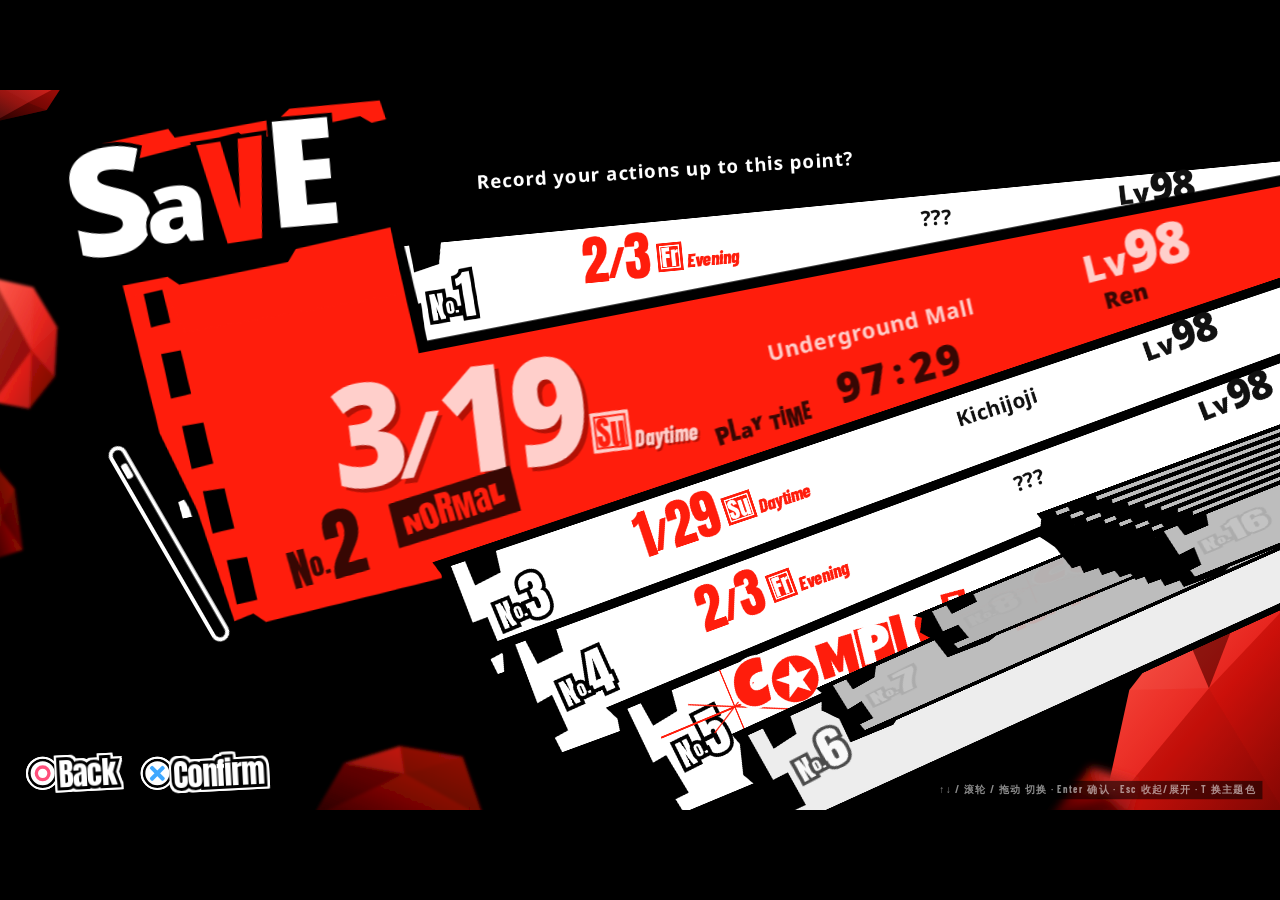
<file: p5-reference/save-carousel/index.html>
<!DOCTYPE html>
<html lang="zh-CN" data-theme="red">
<head>
<meta charset="utf-8">
<meta name="viewport" content="width=device-width, initial-scale=1">
<title>P5R Save — 轮转条幅</title>
<link rel="stylesheet" href="style.css">
</head>
<body>

<div id="stage">
  <!-- 背景：红色碎片 -->
  <svg id="shards" width="1920" height="1080" viewBox="0 0 1920 1080">
    <defs>
      <linearGradient id="gShardA" x1="0" y1="0" x2="1" y2="1">
        <stop offset="0" class="s-hi"/><stop offset=".55" class="s-mid"/><stop offset="1" class="s-lo"/>
      </linearGradient>
      <linearGradient id="gShardB" x1="1" y1="0" x2="0" y2="1">
        <stop offset="0" class="s-mid"/><stop offset=".6" class="s-lo"/><stop offset="1" class="s-dark"/>
      </linearGradient>
      <filter id="soft" x="-20%" y="-20%" width="140%" height="140%"><feGaussianBlur stdDeviation="2.2"/></filter>
      <filter id="softer" x="-20%" y="-20%" width="140%" height="140%"><feGaussianBlur stdDeviation="6"/></filter>
    </defs>
    <g id="shardLayer"></g>
  </svg>

  <!-- 条幅（JS 生成） -->
  <div id="fan"></div>

  <!-- 标题 SaVE -->
  <div id="title">
    <svg class="title-bg" width="560" height="360" viewBox="-40 -40 560 360">
      <polygon class="t-red" points="30,22 132,12 140,26 300,16 316,4 452,8 470,96 438,104 452,300 120,318 96,250 40,256 30,150 8,148"/>
      <polygon class="t-black" points="-26,58 60,38 72,52 236,30 250,44 420,28 436,40 470,36 478,140 448,166 456,198 300,214 286,232 120,246 104,232 -6,240 -2,200 -30,190"/>
    </svg>
    <div class="t-letters">
      <span class="t-S">S</span><span class="t-a">a</span><span class="t-V">V</span><span class="t-E">E</span>
    </div>
  </div>

  <!-- 左侧斜滚动条 -->
  <div id="scrollbar"><div id="thumb"></div></div>

  <!-- 按键提示 -->
  <div id="hints">
    <span class="hint" data-act="back"><i class="btn-o"></i><b>Back</b></span>
    <span class="hint" data-act="confirm"><i class="btn-x"></i><b>Confirm</b></span>
  </div>

  <div id="help">↑↓ / 滚轮 / 拖动 切换 · Enter 确认 · Esc 收起/展开 · T 换主题色</div>
</div>

<script src="app.js"></script>
</body>
</html>
</file>
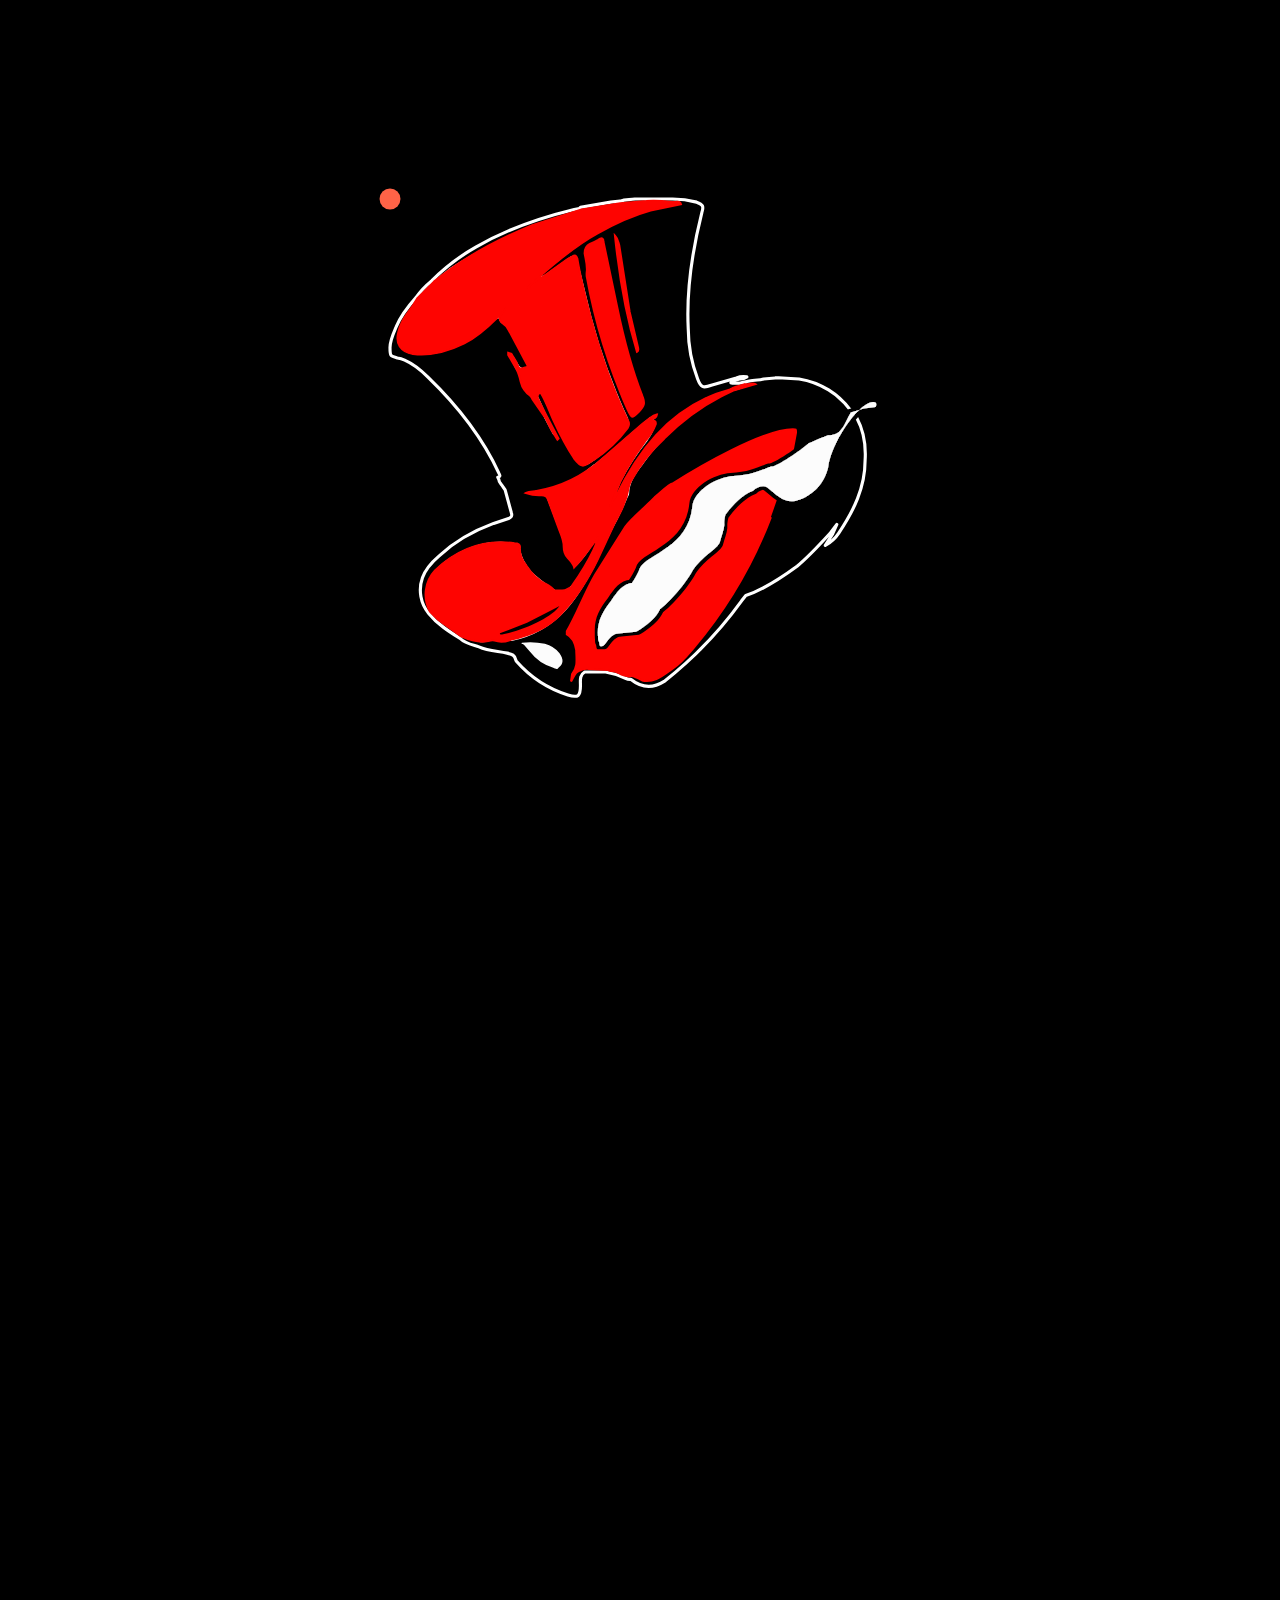
<file: p5-reference/take-your-heart/index.html>
<!DOCTYPE html>
<html lang="en">
<head>
<meta charset="utf-8">
<meta name="viewport" content="width=device-width, initial-scale=1">
<title>{WIP} Persona 5 (Take Your Heart) — local copy</title>
<style>
.container {
  min-width: 300px;
  width: 50%;
  max-width: 500px;
}

#TakEYoUrHearT {
  overflow: visible;
  z-index: 1;
}

.main {
  stroke: #fff;
  stroke-width: 3px;
  stroke-linejoin: round;
}

.black {
  fill: black;
}

.red {
  fill: #fe0401;
  stroke: #fe0401;
  stroke-width: 2px;
}

.white {
  fill: #fcfcfc;
}

[id^=main-flame] {
  display: none;
}

#main-flame_step0 {
  display: block;
}

[id^=separated-flame] {
  display: none;
}

.oO-container {
  z-index: -1;
  position: absolute;
  width: 200%;
  opacity: 0;
}

.oO {
  background: #000;
  width: 100%;
  position: absolute;
  top: 50%;
  left: 50%;
  transform: translateX(-50%) translateY(-50%);
  border-radius: 50%;
  animation: oO 2s infinite linear;
}
.oO:nth-of-type(odd) {
  background: #fe0401;
}
.oO:after {
  content: "";
  display: block;
  padding-top: 100%;
}
.oO:nth-of-type(0) {
  animation-delay: 0s;
}
.oO:nth-of-type(1) {
  animation-delay: 0.2s;
}
.oO:nth-of-type(2) {
  animation-delay: 0.4s;
}
.oO:nth-of-type(3) {
  animation-delay: 0.6s;
}
.oO:nth-of-type(4) {
  animation-delay: 0.8s;
}
.oO:nth-of-type(5) {
  animation-delay: 1s;
}
.oO:nth-of-type(6) {
  animation-delay: 1.2s;
}
.oO:nth-of-type(7) {
  animation-delay: 1.4s;
}
.oO:nth-of-type(8) {
  animation-delay: 1.6s;
}
.oO:nth-of-type(9) {
  animation-delay: 1.8s;
}
.oO:nth-of-type(10) {
  animation-delay: 2s;
}

html {
  height: 100%;
}

body {
  height: 100%;
  margin: 0;
  display: flex;
  justify-content: center;
  align-items: center;
  overflow: hidden;
  background: black;
}

@keyframes oO {
  0% {
    width: 0%;
    z-index: 10;
  }
  10% {
    z-index: 9;
  }
  20% {
    z-index: 8;
  }
  30% {
    z-index: 7;
  }
  40% {
    z-index: 6;
  }
  50% {
    z-index: 5;
  }
  60% {
    z-index: 4;
  }
  70% {
    z-index: 3;
  }
  80% {
    z-index: 2;
  }
  90% {
    z-index: 1;
  }
  100% {
    width: 100%;
    z-index: 0;
  }
}

/*# sourceMappingURL=lw.compiled.css.map */
</style>
</head>
<body>
<div class="container">
  <svg id="TakEYoUrHearT" xmlns="http://www.w3.org/2000/svg" viewBox="0 0 477.8 475.3">
    <defs>
      <filter id="outline">
        <feMorphology operator="dilate" in="SourceAlpha" radius="3"/>
        <feComposite in="SourceGraphic"/>
      </filter>
    </defs>
    
  <path class="main black" d="M441 203a76 76 0 0 0-50-31l-16-1q-3.5-.2-7 0l-11 1a19 19 0 0 1-6 1c-6 0-11 2-17 3a56 56 0 0 1-7 0c-3 0 0-1 0-2l7-2a10.8 10.8 0 0 0 7-2 19 19 0 0 0-10 1l-24 7c-8 3-10 2-13-6a135.9 135.9 0 0 1-9-48c-2-38 4-75 13-111 2-6 1-8-5-10a89 89 0 0 0-24-3h-35c-5 1-9 0-14 2l-9 1-29 5-1 1-5 1c-33 8-65 19-94 36a195 195 0 0 0-42 32c-6 5-11 10-15 16-8 9-15 18-19 28-3 7-6 13-6 20 0 8 0 8 7 10a31 31 0 0 1 7 2c9 4 16 10 22 16 28 27 52 57 68 92 1 2 2 3-1 4l1 2c0 3 2 4 4 7l2 3 6 22c1 3 0 4-2 5l-15 5c-19 7-37 17-52 31-7 6-13 12-16 21a35 35 0 0 0 6 34c8 10 19 17 30 24 5 5 12 6 18 8 9 4 18 4 27 6 5 1 7 2 8 6a5 5 0 0 0 1 2 109 109 0 0 0 49 32c10 3 12 1 12-9 0-5-1-10 4-13h20a69.7 69.7 0 0 1 19 6 10 10 0 0 0 5 1c10 8 21 9 32 2a384 384 0 0 0 74-77l4-5c18-6 34-17 49-28 11-9 32-32 32-32l6-8-4 9-7 11a36.6 36.6 0 0 0 13-12c14-21 25-43 25-69 1-15-1-28-8-41l-5-6m-107-23c2-1 4-1 5-3a3 3 0 0 0 2 1l-13 4h-1zm-218-30l6 10a6.5 6.5 0 0 0 9 2c3-2 1-5 0-7l-17-32a11 11 0 0 0-5-5 4 4 0 0 1-3-3 6 6 0 0 1 1-4l6-8a32 32 0 0 0-10 10 5 5 0 0 0-1 0 21 21 0 0 0-5 4c-11 10-22 19-37 24-12 5-25 8-38 6-10-2-15-9-12-19a50.8 50.8 0 0 1 11-22c2-3 5-7 5-11a3 3 0 0 0 2-1l14-14a1 1 0 0 0 0-1l4-2 11-9c32-21 66-38 103-49l24-8h3l28-5 5-2a3 3 0 0 0 1 1h6c13-2 27-3 41-1h8a36 36 0 0 1-6 1c-26 4-51 14-75 28-18 10-33 24-50 37a5 5 0 0 0-2 4l-11 9c0 2 1 2 2 1l10-9a4 4 0 0 0 1 0 17 17 0 0 0 5-2l22-16c4-2 5-2 6 3l13 53a581 581 0 0 0 35 97c1 4 1 6-1 9a131 131 0 0 1-33 31c-7 5-10 4-15-3-11-17-19-35-27-53a33 33 0 0 0-4-8c-2-3-4-2-6 1a5 5 0 0 0 1 4l8 18 8 15a107 107 0 0 1-7-14l-4-7c-5-6-8-14-14-19-4-3-5-7-6-11a33 33 0 0 0-5-12zm51 242a96 96 0 0 1-51 29h-14a12 12 0 0 0-7 0 23 23 0 0 1-9 1l-18-5c0-2-1-2-2-3-9-5-18-11-25-19l-2-1-1-3c-5-20-1-31 16-44a104 104 0 0 1 24-13 78.6 78.6 0 0 1 40-4c3 0 5 1 5 5 1 8 5 15 11 22 7 7 23 18 23 18l6 1 6-1 1 2s4-8 6-7a12 12 0 0 0 4-3l16-29a35 35 0 0 0 4-11c0-2 1-4-1-5-2 0-3 2-4 3l-6 10c-4 5-7 10-12 14-6-6-10-13-10-23a6 6 0 0 0-1-2l-14-37c-1-3-3-5-6-5a25 25 0 0 1-5 0 46 46 0 0 0-7-1c21-2 39-8 54-20a486.7 486.7 0 0 0 42-35l19-16a14 14 0 0 1 4-2 10 10 0 0 1-3 2c-1 1-2 2 0 3 3 2 2 4 1 6a55 55 0 0 1-6 11 225 225 0 0 0-26 40l-5 12a6 6 0 0 0 0 1 21 21 0 0 0-3 8l1 1c2-3 4-5 4-8 5-4 8-11 11-17 8-14 17-28 28-40 18-19 39-34 65-42l2-1-8 4c-29 16-54 37-73 64-7 9-14 18-14 30l-2 4a294 294 0 0 1-15 31l-16 34c-8 15-16 29-27 41z"/>
  <path class="red" d="M188 70c1-6-1-12-2-18 0-4 1-7 5-9a63 63 0 0 0 8-4c4-3 5-1 5 2l13 62c6 29 13 57 24 85 3 7 2 10-3 15-7 7-7 7-11-2a558 558 0 0 1-39-127 26 26 0 0 1 0-4z"/>
  <path d="M230 64c-1-9-4-17-3-27l3-7 3 13a570 570 0 0 0 17 95 6 6 0 0 1 1 3c-3 12 2 22 4 33a52 52 0 0 0 3 8c1 3-1 4-3 5s-3 0-4-2a40 40 0 0 1-2-5 79 79 0 0 1-7-17 103 103 0 0 1-1-14c-4-17-5-34-8-50l-3-19c2-5 1-10 0-16z"/>
  <path class="red" d="M236 146c-11-36-17-72-21-111 3 3 3 6 4 9l10 64 8 34c0 1 1 3-1 4z"/>
  <path class="red" d="M143 74c17-15 35-30 55-41 16-9 33-17 51-22l29-6c-1-4-5-2-7-2-9-1-17-2-26-1l-25 2-37 6-47 15c-34 14-66 31-94 54L26 95a145 145 0 0 1-10 15 50 50 0 0 0-8 17c-3 11 2 19 14 21 17 2 33-2 49-10 12-6 22-15 31-24a59 59 0 0 0 9-10l-5 7c-2 3-2 5 2 8 4 2 5 6 7 9l17 32-1 1c-3-1-7 4-9-2-1-4-4-7-6-11l-3-1v2l7 12c3 5 4 9 5 14a22 22 0 0 0 9 13 10 10 0 0 1 2 3l13 19a126 126 0 0 0 11 20l1-1-11-21-8-16c-2-3-1-6 2-7 5 8 8 17 12 26 6 13 12 25 20 37 7 9 9 8 16 3a126 126 0 0 0 35-32c2-3 2-5 0-8-15-31-26-64-35-97-5-19-10-38-13-57-1-3-2-4-5-2l-5 3-24 17c-5 2-8 5-12 9a8 8 0 0 1-3 1l2-1z"/>
  <path class="red" d="M339 177c-5 2-10 2-14 5l-13 4c-47 18-75 55-96 98l-5 7-1 3a19 19 0 0 1 2-3l3-9c7-19 18-36 30-52a48 48 0 0 0 9-15c0-2 0-3-3-3 0 0-1 2-2 0l2-2a5 5 0 0 0 4-4 15 15 0 0 0-6 3l-8 6-39 34c-18 16-38 26-62 30-3 1-6 0-10 2a38 38 0 0 0 15 2c3 0 5 1 6 4l11 30c2 5 4 9 4 15 0 4 1 8 4 11s5 5 6 9c9-9 15-19 23-29-4 17-24 45-24 45l-2 3-6 3a53 53 0 0 1-10 0 31 31 0 0 0-6-5c-9-4-16-11-21-19-4-5-6-10-6-16 1-4-2-5-5-5-30-4-55 6-76 26a34 34 0 0 0-5 39l8 8 22 16c9 4 18 7 28 4a6 6 0 0 1 4 0c6 2 11 1 16-1 18-4 34-11 46-23 18-18 30-39 40-61l12-26c6-11 12-22 14-35a20 20 0 0 1 2-6 156.9 156.9 0 0 1 32-41 219 219 0 0 1 66-46l21-6c-3-2-7 1-10 0z"/>
  <path class="red" d="M380 258a217 217 0 0 0 8-35c0-3 0-3-3-3-28 0-90 36-115 52-2-1-14 11-17 13l-4 4c-7 7-19 17-24 24l-17 27-12 19c-10 17-17 37-27 54v3c6 3 8 9 9 15 0 8 2 16-4 23l-1 7c3-5 4-10 10-11a14 14 0 0 1 7-1l18 1 3 1c6 0 7 2 12 4 2 0 5 2 7 1 0-1 6 1 11 4 12 3 21-6 30-12 8-5 14-13 20-20a433 433 0 0 0 73-124"/>
  <path class="white" d="M148 425a27 27 0 0 1 14 9c4 6 4 10-1 14-1 2-3 1-5 0a43 43 0 0 1-22-15l-6-7c-1-1-3 0-2-2a66 66 0 0 1 22 1z"/>
    <path class="black" d="M105 415l26-10 27-14 4-2c-7 10-30 22-54 27-1 0-3 1-3-1z" fill="#190102"/>
    <!-- Bookmark -->
  <!--
  <path d="M458 193l-20 6a59 59 0 0 0-13 9c-7 6-9 15-13 23-9 14-21 26-34 36l-7 4a10 10 0 0 1-8 2h-6c-2 1-5 1-6-3s0-9 1-13c1-5 5-9 8-13 11-13-3-3-5-2-4 2-6 6-9 8-10 8-16 18-14 31 1 3-1 4-3 5-3 1-5 2-8 1-2 0-3-2-5-4s-3-6-6-8c-3-6-2-13-1-19 1-12 6-24 16-31 9-5 15-17 19-23l-21 19-26 17c-12 6-20 17-25 30-1 3-2 6-1 9 3 5 1 11 0 17-2 1-2 4-2 6 0 6-2 11-3 17-3 6-6 12-13 15-7 2-11 1-15-4-6-9-6-18-1-28l-1-2a64 64 0 0 0-16 35 88 88 0 0 1-2 9c-2 6-5 10-8 15-4 4-6 9-6 16 3-2 5-5 8-3 3 3 3 6 2 10l-3 4c-9 11-14 22-12 36a24 24 0 0 1 1 3c0 1 0 4 2 4s3-2 4-3c3-4 5-7 10-9l19-2a4 4 0 0 1 5 2.8v.2a14.3 14.3 0 0 0 12 6c5 0 7-2 13-4 10-3 12-2 17-5a24 24 0 0 0 8-9c6-11 21-25 20-26l-14 11a18 18 0 0 0-2 2 20 20 0 0 1-3 3c-7 6-16 4-21 3-7-1-8-4-4-9 5-8 15-13 18-14 19-9 21-7 27-12s9-12 11-16l12-19c0-1-11 12-16 12a11 11 0 0 1-7-3 10 10 0 0 1-3-6 16.9 16.9 0 0 1 3-10c2-4 6-8 7-13a5 5 0 0 1 1-3 53 53 0 0 1 34-13 6 6 0 0 1 5 2c5 7 12 7 19 4a47 47 0 0 0 16-11c9-8 11-18 13-25 3-8 12-40 35-57 16-11 35-12 35-13z" stroke="#000" stroke-miterlimit="10" stroke-width="3" fill="#fefefe"/> -->
    <g class="white flame" filter="url(#outline)">
      <path d="M211 384.5c-9 11-14 22-12 36a24 24 0 0 1 1 3c0 1 0 4 2 4s3-2 4-3c3-4 5-7 10-9l19-2c2.1-.6 21.8-12.3 23.8-24.5 1.6-10-9.5-24.2-29.6-21.8-9 2-15.5 13.4-18.2 17.3z"/>
  <path id="main-flame_step0" data-name="0" d="M278.5,304.67c-9.5,10-19.67,18.67-22.75,28.5C255.33,351.67,227.12,364,211,384c-13.12,11.58-15.49,38.58-11,39,1,.09,0,4,2,4s3-2,4-3c3-4,5-7,10-9l19-2c2.13-.6,13-4.83,32.5-30.83l15.5-35c10.5-17,26-24.17,28-27.17,2-4,6-8,7-13a5,5,0,0,1,1-3,53,53,0,0,1,34-13,6,6,0,0,1,5,2c5,7,12,7,19,4a47,47,0,0,0,16-11c9-8,11-18,13-25,3-8,12-40,35-57,16-11,35-12,35-13l-18,2-20,6a59,59,0,0,0-13,9c-7,6-9,15-13,23-9,14-46.17,42.52-49,42-6.75,3.92-19.75,14.67-42,14C312.76,285.58,284,292.42,278.5,304.67Z"/>
      
  <path id="main-flame_step1" d="M319.33,262.34C296.67,267.67,285,305.34,282,321c-8.17,38-54.56,43-70.68,63-13.12,11.58-15.49,38.58-11,39,1,.09,0,4,2,4s3-2,4-3c3-4,5-7,10-9l19-2c2.13-.6,13-4.83,32.5-30.83l15.5-35c10.5-17,10.73-12.28,17.68-15.5,8.24-3.87,3.54-2.07,16-9,18.33-14,5.82-24.12,22.39-29.68,13.61.35,30.93,7,37.93,4a47,47,0,0,0,16-11c9-8,11-18,13-25,3-8,11.68-64,34.68-81,16-11,35-12,35-13l-18,4-11.66,3c-4.72,2.4-2.86,2.72-12.33,5-9.33,5-12.91,9-16.91,17-9,14-10.1,54.64-20.44,64.31-6.48,6.06-13.17,2.5-27.17-.17C359.27,258.22,354.68,251,319.33,262.34Z"/>
      
  <path id="main-flame_step2" d="M333,241.34c-28.39,5.05-51,44.49-46.23,65.72,5.31,86-59.32,56.95-75.44,76.95-13.12,11.58-15.49,38.58-11,39,1,.09,0,4,2,4s3-2,4-3c3-4,5-7,10-9l19-2c25.34-2.67,40.34-28,40.34-28,6.33-8.33,22.67-13.67,26-26,2.06-20.54-2.67-24.33,1-43,2.36-10.46,3.69-21.43,13.33-33,6.67-8,18.67-15.33,26.67-11.67C357,278,363.5,297.17,377.32,300c10.68,1.27,12.67,1.75,17.18-3,9-8,11-18,13-25,3-8,12-40,35-57,16-11,35-12,35-13h-16c-10.55.73-18.67,2.39-27,8,0,0-10.9,8.56-15.14,20.75-5.37,15.4-10.53,18.24-20.19,28.58-6.87,7.35-17.19-1.19-25.84-9C363.54,241.5,359,236.09,333,241.34Z"/>
      
      
     <path id="main-flame_step3" d="M340.17,228.27c-28.39,5.05-39,26.69-34.21,47.91,5.31,86-78.51,87.83-94.63,107.83-13.12,11.58-15.49,38.58-11,39,1,.09,0,4,2,4s3-2,4-3c3-4,5-7,10-9l19-2c25.34-2.67,64-45.43,64-45.43,6.33-8.33,19.38-14.34,22.71-26.67,2.06-20.54-2.67-24.33,1-43,2.36-10.46,4.48-27.67,14.12-39.24,6.67-8,18.67-15.33,26.67-11.67,14.33,6.67,20.83,25.83,34.66,28.67,9.94,5.89,38.24-9.28,41.06-27,.74-33.43,31.44-63,36.5-63.5-11,8-24.35,8.81-31.47,26.35a1.7,1.7,0,0,0-.35.46c-9.68,25.67-6.33,48.67-36.17,42.81-9.87-1.94-18.85-9.7-27.51-17.52C370.71,228.42,366.17,223,340.17,228.27Z"/>
    </g>
    <!-- FLAME -->
  <g class="white flame" filter="url(#outline)">
  <path id="separated-flame_step0" d="M370 210L365 208"/>
  <path id="separated-flame_step1" d="M371,184c-2,6-6,9-9,15l-1,6c0,4,7,8,9,5,1-2,3-4,3-7C367,206.17,364.28,198.74,371,184Z"/>
  <path id="separated-flame_step2" d="M395,189c2-7,7-12,13-16,2-2,4-2,7-3,7-4,12-9,13-18l-9,8c-4,3-9,7-15,7,0,2-2,2-4,2-11,3-21,8-28,19C366,198.65,389.93,205.92,395,189Z"/>
  <path id="separated-flame_step3" d="M404.31,177.48c2-2,8.69-8.47,11.69-9.47,9-6.14,12.73-17.25,14.75-28.08,0,0-17,26.9-28.75,24.08,0,2-8.5,2.42-12,9C368.25,186.17,391.75,192.42,404.31,177.48Z"/>
    <path id="separated-flame_step4" d="M426,159.28c1.2-2.56.84-8.91,3.31-10.87,5.21-6.15,9.2-10.56,7.06-19.36l-5.72,10.6a143.12,143.12,0,0,1-16.71,19.64C409.25,167,417.9,169.65,426,159.28Z"/>
        <path id="separated-flame_step5" d="M428.1,141.22c-6.35,9.78-1.32,9.78,9.15-.55C441.5,114.92,440.5,122.78,428.1,141.22Z"/>
    <path id="separated-flame_step6" d="M428.1,141.22L430 150"/>
    </g>
    
    <circle id="circle" r="10" cx="0" cy="0" fill="tomato" />
</svg>
</div>

<div class="oO-container">
  <div class="oO"></div>
  <div class="oO"></div>
  <div class="oO"></div>
  <div class="oO"></div>
  <div class="oO"></div>
  <div class="oO"></div>
  <div class="oO"></div>
  <div class="oO"></div>
  <div class="oO"></div>
  <div class="oO"></div>
</div>
<script src="vendor/gsap.min.js"></script>
<script src="vendor/MorphSVGPlugin.min.js"></script>
<script src="app.js"></script>
</body>
</html>
</file>
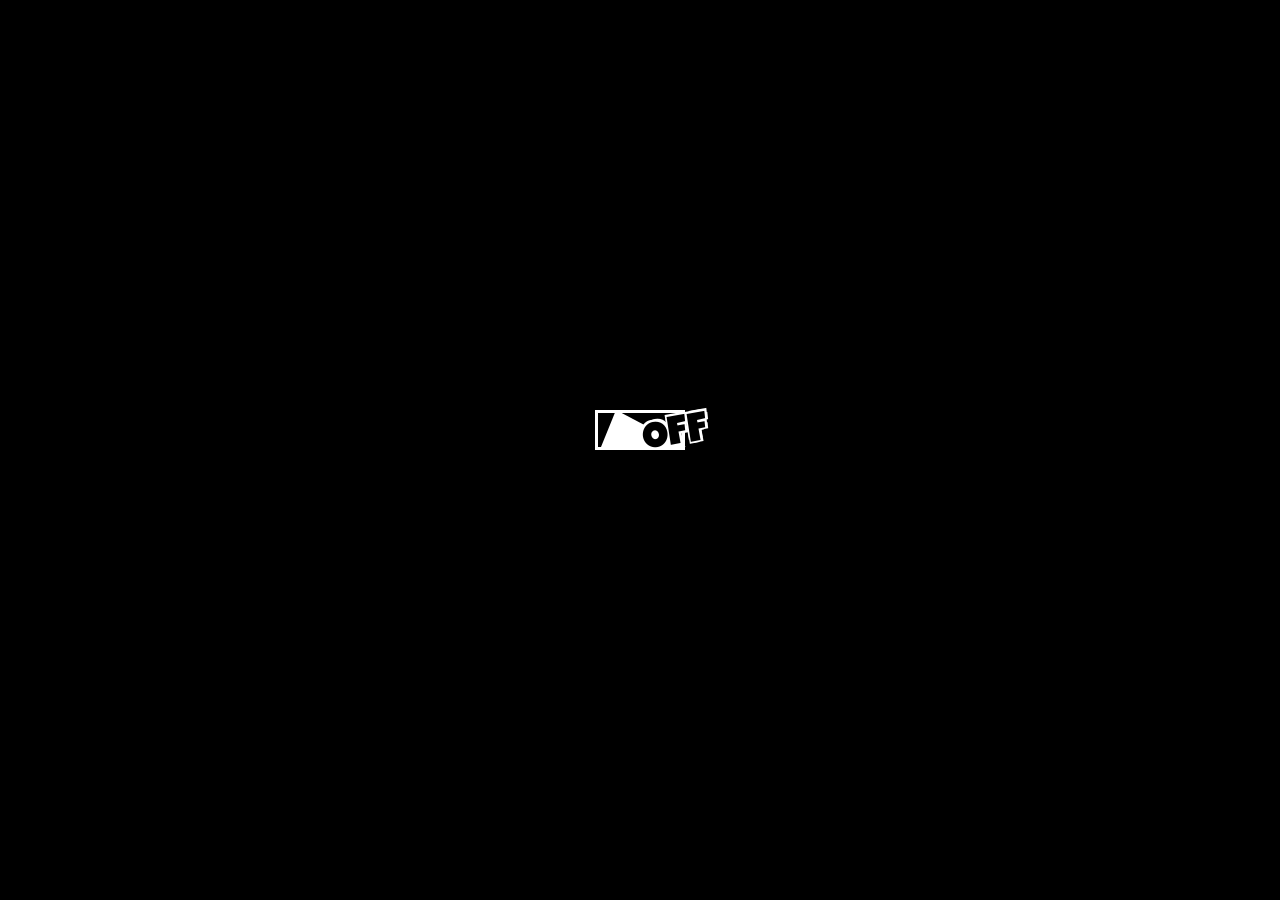
<file: p5-reference/toggle-switch/index.html>
<!DOCTYPE html>
<html lang="en">
<head>
<meta charset="utf-8">
<meta name="viewport" content="width=device-width, initial-scale=1">
<title>P5 Custom Slider — local copy</title>
<style>
@font-face {
  font-family: 'Luckiest Guy';
  font-style: normal;
  font-weight: 400;
  src: url('fonts/luckiestguy-latin-ext.woff2') format('woff2');
  unicode-range: U+0100-02BA, U+02BD-02C5, U+02C7-02CC, U+02CE-02D7, U+02DD-02FF, U+0304, U+0308, U+0329, U+1D00-1DBF, U+1E00-1E9F, U+1EF2-1EFF, U+2020, U+20A0-20AB, U+20AD-20C4, U+2113, U+2C60-2C7F, U+A720-A7FF;
}
@font-face {
  font-family: 'Luckiest Guy';
  font-style: normal;
  font-weight: 400;
  src: url('fonts/luckiestguy-latin.woff2') format('woff2');
  unicode-range: U+0000-00FF, U+0131, U+0152-0153, U+02BB-02BC, U+02C6, U+02DA, U+02DC, U+0304, U+0308, U+0329, U+2000-206F, U+20AC, U+2122, U+2191, U+2193, U+2212, U+2215, U+FEFF, U+FFFD;
}

body {
  background-color: #000000;
  font-family: 'Luckiest Guy', cursive;
}

.container {
  position: absolute;
  left: 50%;
  top: 50%;
  transform: translateX(-50%) translateY(-50%);
}

.switch {
  position: relative;
  left: 50%;
  top: 50%;
  transform: translateX(-50%) translateY(-50%);
  display: inline-block;
  width: 90px;
  height: 40px;
  outline: none;
}

.switch input { 
  opacity: 0;
  width: 0;
  height: 0;
}

.slider {
  position: absolute;
  z-index: 100;
  cursor: pointer;
  top: 0;
  left: 0;
  right: 0;
  bottom: 0;
  background-color: #000000;
  border: 3px solid #ffffff;
  -webkit-transition: .1s;
  transition: .1s;
}

.slider:before {
  content: "OFF";
  position: absolute;
  left: 45px;
  bottom: -9px;
  z-index: 100;
  color: #000000;
  font-size: 2.5em;
  text-shadow:
   -2px -2px 0 #ffffff,  
    2px -2px 0 #ffffff,
   -2px  2px 0 #ffffff,
    2px  2px 0 #ffffff;
  -webkit-transform: translateX(0px) rotate(-10deg);
          transform: translateX(0px) rotate(-10deg);
  -webkit-transition: .1s;
          transition: .1s;
}

.slider:after {
  content: "";
  position: absolute;
  top: -27px;
  left: 27px;
  width: 0;
  height: 0;
  border-top: 70px solid transparent;
  border-right: 37px solid #ffffff;
  border-bottom: 15px solid transparent;
  transform: rotate(90deg);
}

input:checked + .slider {
  border-color: #ff1ead;
  animation: shake .15s linear 0s 1;
}

input:checked + .slider:before {
  content: "ON";
  text-shadow:
   -2px -2px 0 #ff1ead,  
    2px -2px 0 #ff1ead,
   -2px  2px 0 #ff1ead,
    2px  2px 0 #ff1ead;
  -webkit-transform: translateX(-65px) rotate(10deg);
          transform: translateX(-65px) rotate(10deg);
}

input:checked + .slider:after {
  content: "";
  position: absolute;
  border: none;
  top: 1px;
  left: 0px;
  width: 60px;
  height: 30px;
  transform: rotate(10deg) skew(-20deg);
  background: #ff1ead;
  box-shadow: -6px 3px #ff1ead;
}

@keyframes shake {
  0%   { transform: translateX(0px) rotate(0deg); }
  33%  { transform: translateX(2.5px) rotate(5deg); }
  66%  { transform: translateX(-2.5px) rotate(-5deg); }
  100% { transform: translateX(0px) rotate(0deg); }
}
</style>
</head>
<body>
<div class="container">
  <label class="switch">
    <input type="checkbox"/>
    <span class="slider"/>
  </label>
</div>

</body>
</html>
</file>
<file: p5-reference/save-carousel/style.css>
@font-face { font-family: "Anton"; src: url("fonts/Anton-Regular.ttf") format("truetype"); }
@font-face { font-family: "Luckiest"; src: url("fonts/LuckiestGuy-Regular.ttf") format("truetype"); }
@font-face { font-family: "BarlowC"; src: url("fonts/BarlowCondensed-ExtraBoldItalic.ttf") format("truetype"); font-weight: 800; font-style: italic; }
@font-face { font-family: "BarlowC"; src: url("fonts/BarlowCondensed-Bold.ttf") format("truetype"); font-weight: 700; font-style: normal; }
@font-face { font-family: "NotoB"; src: url("fonts/NotoSans-Bold.ttf") format("truetype"); }
@font-face { font-family: "NotoK"; src: url("fonts/NotoSans-Black.ttf") format("truetype"); }

/* ---------- 主题色：默认 P5R 红；T 键切换到 DMS 的粉紫 ---------- */
:root, [data-theme="red"] {
  --accent: #ff1d0c;        /* 焦点条幅底色 */
  --accent-deep: #9e0c02;   /* 大字投影 / 暗部 */
  --accent-text: #ff1d0c;   /* 白条幅上的强调字 */
  --on-accent: #ffffff;     /* 焦点条幅上的亮字 */
  --on-accent-ink: #000000; /* 焦点条幅上的暗字 */
  --shard-hi: #ff4a3a;
  --shard-mid: #e3120b;
  --shard-lo: #8c0703;
  --shard-dark: #3a0201;
}
[data-theme="lavender"] {
  --accent: #d0bcff;
  --accent-deep: #ffffff;
  --accent-text: #8a63e6;
  --on-accent: #1b0f33;     /* 粉紫底上用深色字 */
  --on-accent-ink: #000000;
  --shard-hi: #efe6ff;
  --shard-mid: #c2a9ff;
  --shard-lo: #6c52b4;
  --shard-dark: #241a3d;
}

* { box-sizing: border-box; }
html, body { margin: 0; height: 100%; overflow: hidden; background: #000; }
body { user-select: none; -webkit-user-select: none; cursor: default; }

#stage {
  position: absolute; left: 0; top: 0;
  width: 1920px; height: 1080px;
  transform-origin: 0 0;
  overflow: hidden;
  background: #000;
}

/* ---------- 背景碎片 ---------- */
#shards { position: absolute; left: 0; top: 0; z-index: 0; }
#shards .s-hi { stop-color: var(--shard-hi); }
#shards .s-mid { stop-color: var(--shard-mid); }
#shards .s-lo { stop-color: var(--shard-lo); }
#shards .s-dark { stop-color: var(--shard-dark); }
.shard { transform-box: fill-box; transform-origin: center; animation: drift var(--dur, 9s) ease-in-out var(--delay, 0s) infinite alternate; }
@keyframes drift {
  from { transform: translate(0, 0) rotate(0deg); }
  to   { transform: translate(var(--dx, 8px), var(--dy, -6px)) rotate(var(--dr, 3deg)); }
}

/* ---------- 条幅 ---------- */
#fan { position: absolute; left: 0; top: 0; width: 0; height: 0; z-index: 10; }
.strip { position: absolute; left: 0; top: 0; width: 0; height: 0; transform-origin: 0 0; will-change: transform; pointer-events: none; }
.slide { position: absolute; left: 0; top: 0; will-change: transform; pointer-events: none; }
.shape { position: absolute; left: -200px; top: -400px; overflow: visible; pointer-events: none; }
.shape .hit { pointer-events: visiblePainted; cursor: pointer; }
.shape .face { fill: var(--face, #fff); }
.shape .ink { fill: #000; }

.focus-wrap { position: absolute; left: 0; top: 0; pointer-events: none; }
.focus-wrap .shape .panel { fill: var(--accent); }
.focus-wrap .shape .flash { fill: #fff; opacity: 0; }

.info { position: absolute; left: 0; top: 0; pointer-events: none; }
.info > * { position: absolute; white-space: nowrap; line-height: 1; transform-origin: 0 50%; }

/* 普通条幅上的信息 */
.n-no { color: #fff; font-family: "Anton"; display: flex; align-items: flex-end;
        paint-order: stroke fill; -webkit-text-stroke: 11px #000; transform: rotate(-4deg); }
.n-no .no-l { font-size: 46px; margin-right: 1px; transform: translateY(-4px); }
.n-no .no-l small { font-size: 26px; vertical-align: 6px; }
.n-no .no-d { font-size: 78px; letter-spacing: -1px; }

.date { display: flex; align-items: flex-end; font-family: "Anton"; color: var(--accent-text); }
.date .dm { font-size: 80px; letter-spacing: -1px; }
.date .ds { font-size: 52px; margin: 0 2px 6px; transform: skewX(-10deg); display: inline-block; }
.date .wd { font-size: 34px; padding: 2px 3px 1px; margin: 0 6px 12px 10px; background: var(--accent-text); color: #fff;
            border: 3px solid var(--accent-text); outline: 2px solid #fff; outline-offset: -6px; }
.date .tod { font-family: "BarlowC"; font-weight: 800; font-style: italic; font-size: 29px; margin-bottom: 12px; letter-spacing: -.5px; }

.loc { font-family: "NotoB"; font-size: 31px; color: #111; letter-spacing: .5px; transform: rotate(1deg); }
.lv { font-family: "NotoK"; color: #111; transform: rotate(-1deg); display: flex; align-items: flex-end; }
.lv .lv-l { font-size: 40px; margin-right: 2px; transform: translateY(-3px); }
.lv .lv-d { font-size: 60px; letter-spacing: -2px; }
.nodata { font-family: "Anton"; font-size: 84px; color: #b9b9b9; letter-spacing: 10px; }

/* COMPLETED 勒索信印章 */
.stamp { display: flex; align-items: center; transform: rotate(4deg); }
.stamp .rl { display: inline-block; color: var(--accent-text); paint-order: stroke fill; -webkit-text-stroke: 8px #fff; }
.stamp .rl.box { background: var(--accent-text); color: #fff; -webkit-text-stroke: 0; padding: 0 4px; outline: 4px solid #fff; }
.stamp .rl.dot { width: 80px; height: 80px; border-radius: 50%; background: var(--accent-text); color: #fff; -webkit-text-stroke: 0;
                 display: inline-flex; align-items: center; justify-content: center; font-size: 64px; border: 5px solid #fff; }
.stamp .star { color: var(--accent-text); font-size: 40px; margin-left: 6px; -webkit-text-stroke: 0; align-self: flex-end; }
.spark { position: absolute; pointer-events: none; }
.spark i { position: absolute; left: 0; top: 0; background: var(--accent-text); transform-origin: 0 50%; height: 3px; }

/* 焦点条幅上的信息 */
.f-no { color: var(--on-accent-ink); font-family: "Anton"; display: flex; align-items: flex-end; transform: rotate(-5deg); }
.f-no .no-l { font-size: 64px; transform: translateY(-6px); }
.f-no .no-l small { font-size: 40px; vertical-align: 10px; }
.f-no .no-d { font-size: 118px; }

.f-date { display: flex; align-items: flex-end; font-family: "NotoK"; color: var(--on-accent); transform: rotate(4deg) scale(var(--k, 1)) scaleX(.9);
          text-shadow: 7px 7px 0 var(--accent-deep); }
.f-date .dm { font-size: 216px; letter-spacing: -10px; line-height: .78; }
.f-date .dm.big { font-size: 222px; }
.f-date .ds { font-size: 130px; line-height: .8; margin: 0 8px 4px 0; display: inline-block; transform: skewX(-12deg); }
.f-date .wd { font-family: "Anton"; font-size: 50px; line-height: 1; padding: 2px 4px 0; margin: 0 6px 8px 10px; color: var(--accent); background: var(--on-accent);
              text-shadow: none; border: 4px solid var(--on-accent); outline: 3px solid var(--accent); outline-offset: -8px; }
.f-date .tod { font-family: "BarlowC"; font-weight: 800; font-style: italic; font-size: 36px; line-height: 1; margin-bottom: 6px; text-shadow: 3px 3px 0 var(--accent-deep); }

.f-diff { transform: rotate(-8deg); }
.f-diff .tag { display: inline-block; background: #000; padding: 6px 22px 4px 18px; clip-path: polygon(3% 0, 100% 6%, 97% 100%, 0 92%); }
.f-diff .tag span { font-family: "Luckiest"; color: var(--accent); font-size: 46px; display: inline-block; }

.f-play { transform: rotate(-5deg); color: var(--on-accent-ink); display: flex; align-items: flex-end; }
.f-play .rl { display: inline-block; }
.f-time { font-family: "NotoK"; font-size: 62px; color: var(--on-accent-ink); letter-spacing: 4px; transform: rotate(-4deg); }
.f-time .colon { font-size: 52px; margin: 0 8px; vertical-align: 6px; }
.f-loc { font-family: "NotoB"; font-size: 33px; color: var(--on-accent); letter-spacing: 1px; transform: rotate(-2deg); }
.f-lv { font-family: "NotoK"; color: var(--on-accent); transform: rotate(-3deg); display: flex; align-items: flex-end; }
.f-lv .lv-l { font-size: 56px; transform: translateY(-6px); }
.f-lv .lv-d { font-size: 86px; letter-spacing: -3px; }
.f-name { font-family: "NotoK"; font-size: 34px; color: var(--on-accent-ink); transform: rotate(-4deg); }
.f-nodata { font-family: "Anton"; font-size: 170px; color: var(--on-accent); letter-spacing: 14px; transform: rotate(3deg);
            text-shadow: 7px 7px 0 var(--accent-deep); }

/* 头部提示条 */
.prompt { font-family: "NotoB"; font-size: 28px; color: #fff; letter-spacing: 1.5px; transform: rotate(-0.6deg); }

/* 确认：冲击 + 闪白 */
.strip.confirm .punch { animation: punch .48s cubic-bezier(.2,.9,.25,1); }
.strip.confirm .flash { animation: flash .48s ease-out; }
@keyframes punch {
  0% { transform: translate(0, 0); }
  18% { transform: translate(-46px, -6px) rotate(-1.2deg); }
  42% { transform: translate(14px, 2px) rotate(.4deg); }
  70% { transform: translate(-6px, 0); }
  100% { transform: translate(0, 0); }
}
@keyframes flash { 0% { opacity: .95; } 100% { opacity: 0; } }
.punch { position: absolute; left: 0; top: 0; }

/* ---------- 标题 ---------- */
#title { position: absolute; left: 96px; top: 6px; width: 560px; height: 360px; z-index: 60; transform: rotate(-7deg);
         transform-origin: 30% 50%; pointer-events: none; }
#title .title-bg { position: absolute; left: 0; top: 0; overflow: visible; }
#title .t-red { fill: var(--accent); }
#title .t-black { fill: #000; }
.t-letters { position: absolute; left: 6px; top: 34px; display: flex; align-items: flex-end; color: #fff;
             paint-order: stroke fill; -webkit-text-stroke: 12px #000; }
.t-letters span { display: inline-block; line-height: .9; }
.t-S { font-family: "NotoK"; font-size: 222px; transform: rotate(-4deg) translateY(10px); margin-right: -10px; }
.t-a { font-family: "NotoK"; font-size: 150px; transform: rotate(3deg) translateY(-2px); margin-right: -6px; }
.t-V { font-family: "Anton"; font-size: 178px; color: var(--accent); transform: rotate(-2deg) scaleX(1.25) translateY(4px); margin: 0 16px 0 10px; }
.t-E { font-family: "Anton"; font-size: 186px; transform: rotate(2deg) scaleX(1.3) translateY(-6px); margin-left: 6px; }

/* ---------- 滚动条 ---------- */
#scrollbar { position: absolute; left: 156px; top: 536px; width: 28px; height: 334px; z-index: 60;
             border: 6px solid #fff; border-radius: 14px; transform: rotate(-30deg); transform-origin: 50% 0; }
#thumb { position: absolute; left: 3px; top: 4px; width: 10px; height: 24px; background: #fff; border-radius: 3px; }

/* ---------- 按键提示 ---------- */
#hints { position: absolute; left: 42px; top: 990px; z-index: 60; display: flex; gap: 40px; }
.hint { display: flex; align-items: center; cursor: pointer; filter: drop-shadow(0 0 0 #fff); }
.hint b { font-family: "Anton"; font-weight: 400; font-size: 46px; color: #fff; letter-spacing: -1px;
          paint-order: stroke fill; -webkit-text-stroke: 9px #000; filter: drop-shadow(3px 0 0 #fff) drop-shadow(-3px 0 0 #fff) drop-shadow(0 3px 0 #fff) drop-shadow(0 -3px 0 #fff); transform: rotate(-3deg); display: inline-block; }
.hint i { width: 44px; height: 44px; border-radius: 50%; background: #fff; border: 4px solid #000; outline: 3px solid #fff;
          position: relative; margin-right: 2px; flex: none; }
.btn-o::after { content: ""; position: absolute; inset: 6px; border-radius: 50%; border: 5px solid #ff4f7b; }
.btn-x::before, .btn-x::after { content: ""; position: absolute; left: 50%; top: 50%; width: 28px; height: 6px; background: #3fa8ff; border-radius: 2px; }
.btn-x::before { transform: translate(-50%, -50%) rotate(45deg); }
.btn-x::after { transform: translate(-50%, -50%) rotate(-45deg); }
.hint:hover b { color: var(--accent); }

#help { position: absolute; right: 26px; bottom: 16px; z-index: 60; font: 600 15px "BarlowC", sans-serif; letter-spacing: 2px;
        color: rgba(255,255,255,.55); background: rgba(0,0,0,.55); padding: 4px 10px; }
</file>
